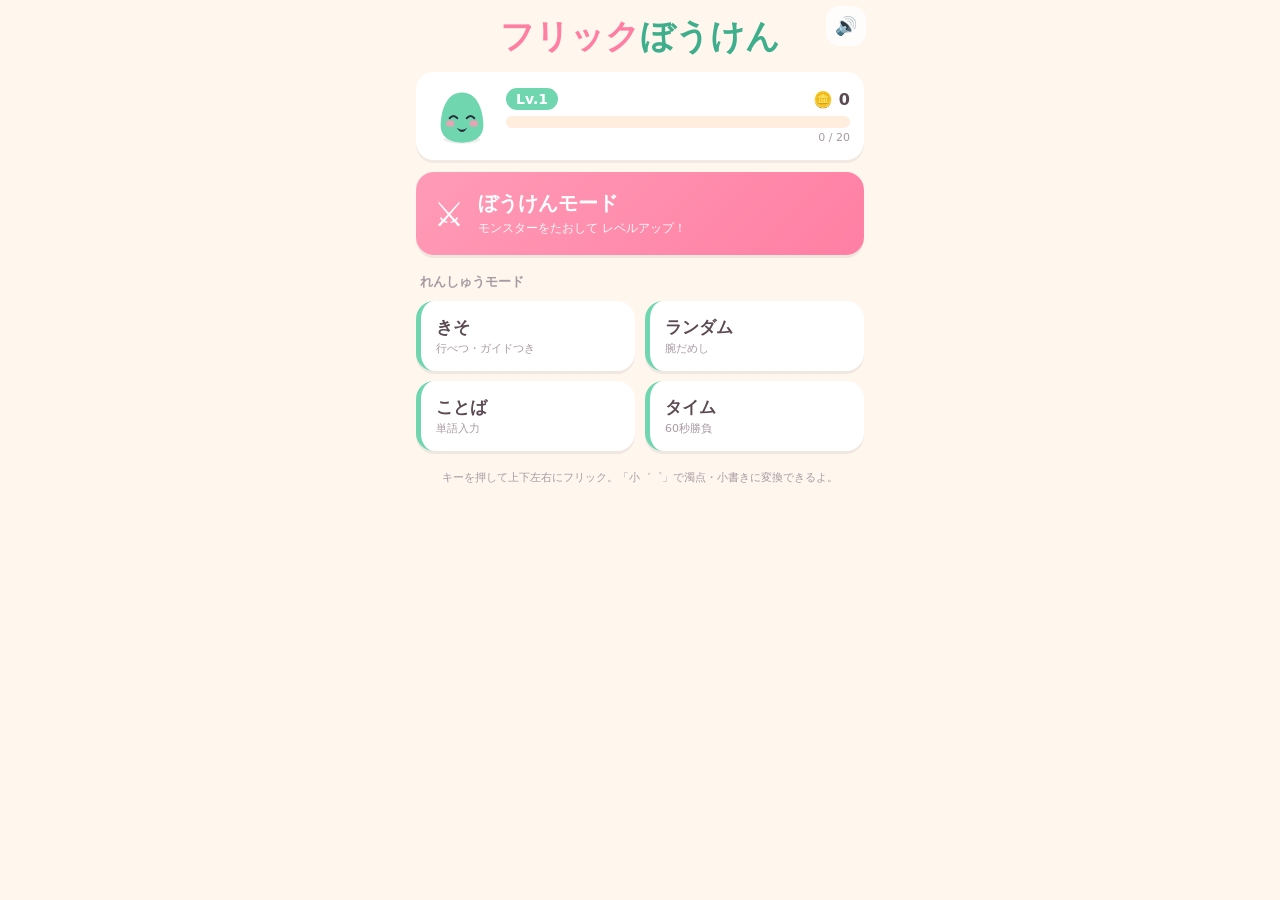
<file: index.html>
<!DOCTYPE html>
<html lang="ja">
<head>
  <meta charset="UTF-8">
  <meta name="viewport" content="width=device-width, initial-scale=1.0, maximum-scale=1.0, user-scalable=no, viewport-fit=cover">
  <meta name="theme-color" content="#ffb3c8">
  <meta name="apple-mobile-web-app-capable" content="yes">
  <meta name="mobile-web-app-capable" content="yes">
  <link rel="manifest" href="manifest.json">
  <link rel="apple-touch-icon" href="icons/apple-touch-icon.png">
  <title>フリックぼうけん｜たのしくフリック入力</title>
  <link rel="stylesheet" href="css/style.css">
</head>
<body>
  <!-- マスコット(モモ)のSVGテンプレート -->
  <template id="mascot-svg">
    <svg class="mascot-svg" viewBox="0 0 120 120" aria-hidden="true">
      <ellipse class="m-shadow" cx="60" cy="104" rx="34" ry="8"/>
      <path class="m-body" d="M60 16 C92 16 100 56 100 78 C100 100 82 110 60 110 C38 110 20 100 20 78 C20 56 28 16 60 16 Z"/>
      <ellipse class="m-cheek" cx="38" cy="74" rx="8" ry="6"/>
      <ellipse class="m-cheek" cx="82" cy="74" rx="8" ry="6"/>
      <!-- 目: ぱっちり -->
      <g class="m-eyes-open">
        <circle cx="44" cy="62" r="9" fill="#fff"/><circle cx="76" cy="62" r="9" fill="#fff"/>
        <circle cx="45" cy="64" r="5.5" fill="#2c2c3a"/><circle cx="77" cy="64" r="5.5" fill="#2c2c3a"/>
        <circle cx="42" cy="60" r="2" fill="#fff"/><circle cx="74" cy="60" r="2" fill="#fff"/>
      </g>
      <!-- 目: にこっ(閉じ) -->
      <g class="m-eyes-happy">
        <path d="M37 64 Q44 56 51 64" /><path d="M69 64 Q76 56 83 64" />
      </g>
      <!-- 目: ><(こまり) -->
      <g class="m-eyes-hurt">
        <path d="M38 58 L50 66 M50 58 L38 66"/><path d="M70 58 L82 66 M82 58 L70 66"/>
      </g>
      <path class="m-mouth-smile" d="M50 82 Q60 92 70 82"/>
      <path class="m-mouth-open" d="M50 82 Q60 98 70 82 Q60 90 50 82 Z"/>
      <path class="m-mouth-hurt" d="M50 88 Q55 82 60 88 Q65 94 70 88"/>
    </svg>
  </template>

  <div id="app">

    <!-- ===== ホーム ===== -->
    <section id="screen-home" class="screen active">
      <div class="home-scroll">
        <button id="mute-btn" class="mute-btn" aria-label="音">🔊</button>
        <h1 class="logo">フリック<span>ぼうけん</span></h1>

        <div class="player-card">
          <div class="mascot-slot mascot-home" data-mood="happy"></div>
          <div class="player-info">
            <div class="lvl-row"><span class="lvl-badge">Lv.<b id="home-level">1</b></span><span id="home-coins" class="coins">🪙 0</span></div>
            <div class="xp-bar"><div id="home-xp-fill" class="xp-fill"></div></div>
            <div class="xp-text"><span id="home-xp-text">0 / 20</span></div>
          </div>
        </div>

        <button class="btn adventure-btn" data-go="stages">
          <span class="adv-emoji">⚔️</span>
          <span class="adv-text"><b>ぼうけんモード</b><small>モンスターをたおして レベルアップ！</small></span>
        </button>

        <p class="section-title">れんしゅうモード</p>
        <div class="mode-grid">
          <button class="btn mode-btn" data-mode="basic"><b>きそ</b><small>行べつ・ガイドつき</small></button>
          <button class="btn mode-btn" data-mode="random"><b>ランダム</b><small>腕だめし</small></button>
          <button class="btn mode-btn" data-mode="words"><b>ことば</b><small>単語入力</small></button>
          <button class="btn mode-btn" data-mode="timeattack"><b>タイム</b><small>60秒勝負</small></button>
        </div>
        <p class="hint">キーを押して上下左右にフリック。「小゛゜」で濁点・小書きに変換できるよ。</p>
      </div>
    </section>

    <!-- ===== ステージ選択 ===== -->
    <section id="screen-stages" class="screen">
      <header class="sub-header">
        <button class="icon-btn" data-go="home">←</button>
        <span class="sub-title">ぼうけんマップ</span>
        <span class="lvl-badge small">Lv.<b id="stages-level">1</b></span>
      </header>
      <div id="stage-list" class="stage-list"></div>
    </section>

    <!-- ===== 行選択(きそ) ===== -->
    <section id="screen-group" class="screen">
      <header class="sub-header">
        <button class="icon-btn" data-go="home">←</button>
        <span class="sub-title">どの行をれんしゅう？</span><span></span>
      </header>
      <div class="group-wrap">
        <div id="group-grid" class="group-grid"></div>
        <button id="group-all" class="btn group-all-btn">ぜんぶ（あ〜わ行）</button>
      </div>
    </section>

    <!-- ===== アーケード プレイ ===== -->
    <section id="screen-play" class="screen">
      <header class="play-header">
        <button class="icon-btn quit" data-go="home">✕</button>
        <span id="play-mode-label" class="play-mode-label"></span>
        <button id="guide-toggle" class="icon-btn guide-btn">💡</button>
      </header>
      <div id="timer-wrap" class="timer-wrap" hidden>
        <span class="timer-label">のこり</span><span id="timer" class="timer">60.0</span>
      </div>
      <div class="prompt-area"><div id="prompt" class="prompt"></div></div>
      <div class="stats-bar">
        <div class="stat"><span class="stat-label">スコア</span><span id="stat-score" class="stat-val">0</span></div>
        <div class="stat"><span class="stat-label">コンボ</span><span id="stat-combo" class="stat-val">0</span></div>
        <div class="stat"><span class="stat-label">正確率</span><span id="stat-accuracy" class="stat-val">100%</span></div>
        <div class="stat"><span class="stat-label">文字/分</span><span id="stat-cpm" class="stat-val">0</span></div>
      </div>
      <div id="play-kb" class="kb-slot"></div>
    </section>

    <!-- ===== RPG バトル ===== -->
    <section id="screen-rpg" class="screen">
      <header class="play-header">
        <button class="icon-btn quit" data-go="stages">✕</button>
        <span id="rpg-stage-name" class="play-mode-label"></span>
        <span id="rpg-progress" class="progress-pill">1/4</span>
      </header>

      <div id="rpg-arena" class="rpg-arena">
        <div id="rpg-fx" class="rpg-fx"></div>
        <div class="monster-box">
          <div id="rpg-monster" class="monster-emoji">🟢</div>
          <div class="monster-meta">
            <span id="rpg-monster-name" class="monster-name">スライム</span>
            <div class="mhp-bar"><div id="rpg-mhp" class="mhp-fill"></div></div>
            <div class="atk-bar"><div id="rpg-atk" class="atk-fill"></div></div>
          </div>
        </div>
        <div id="rpg-speech" class="speech" hidden></div>
      </div>

      <div class="prompt-area rpg-prompt-area"><div id="rpg-prompt" class="prompt"></div></div>

      <div class="player-bar">
        <div class="mascot-slot mascot-battle" data-mood="idle"></div>
        <div class="php-wrap">
          <div class="php-top"><span class="lvl-badge small">Lv.<b id="rpg-level">1</b></span><span id="rpg-php-text">52/52</span></div>
          <div class="php-bar"><div id="rpg-php" class="php-fill"></div></div>
        </div>
      </div>

      <div id="rpg-kb" class="kb-slot"></div>
    </section>

    <!-- ===== 結果（共通） ===== -->
    <section id="screen-result" class="screen">
      <div class="result-inner">
        <div class="mascot-slot mascot-result" data-mood="happy"></div>
        <h2 id="result-title" class="result-title">けっか</h2>
        <div id="result-rank" class="rank" hidden>A</div>
        <p id="result-new" class="new-record" hidden>🎉 ハイスコア更新！</p>
        <div id="result-levelup" class="levelup-banner" hidden>⭐ レベルアップ！ Lv.<b id="result-newlevel">2</b></div>
        <div id="result-grid" class="result-grid"></div>
        <div class="result-actions">
          <button id="result-again" class="btn primary-btn">もういちど</button>
          <button id="result-home" class="btn ghost-btn" data-go="home">ホーム</button>
        </div>
      </div>
    </section>

  </div>

  <script src="js/kana.js"></script>
  <script src="js/sound.js"></script>
  <script src="js/storage.js"></script>
  <script src="js/flick-keyboard.js"></script>
  <script src="js/game.js"></script>
  <script src="js/rpg.js"></script>
  <script src="js/main.js"></script>
  <script>
    if ('serviceWorker' in navigator) {
      window.addEventListener('load', () => navigator.serviceWorker.register('sw.js').catch(() => {}));
    }
  </script>
</body>
</html>
</file>
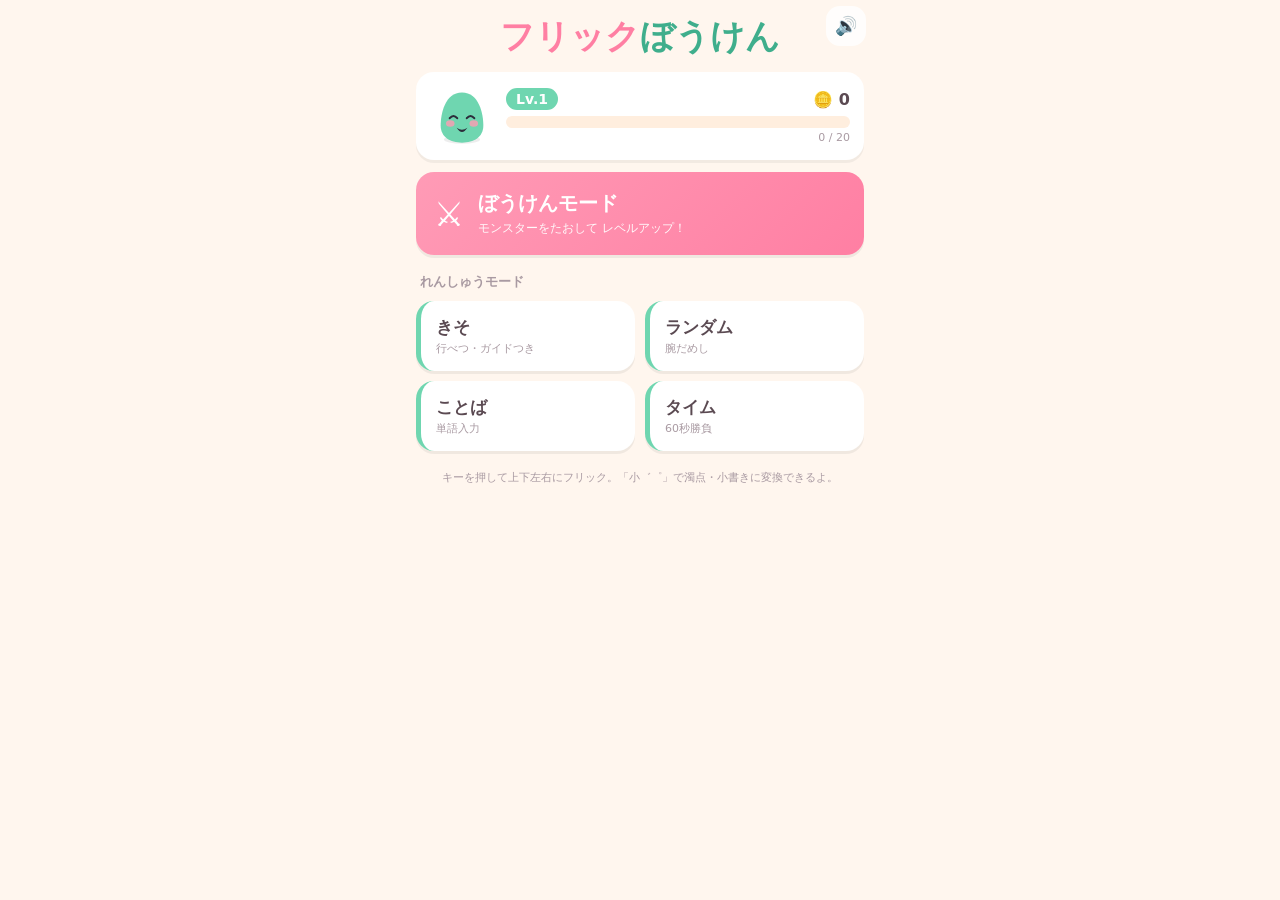
<file: standalone.html>
<!DOCTYPE html>
<html lang="ja">
<head>
  <meta charset="UTF-8">
  <meta name="viewport" content="width=device-width, initial-scale=1.0, maximum-scale=1.0, user-scalable=no, viewport-fit=cover">
  <meta name="theme-color" content="#ffb3c8">
  <meta name="apple-mobile-web-app-capable" content="yes">
  <meta name="mobile-web-app-capable" content="yes">
  <link rel="manifest" href="manifest.json">
  <link rel="apple-touch-icon" href="icons/apple-touch-icon.png">
  <title>フリックぼうけん｜たのしくフリック入力</title>
  <style>
:root {
  --bg: #fff6ee;
  --bg-2: #ffeede;
  --card: #ffffff;
  --pink: #ff7fa3;
  --pink-soft: #ffd7e2;
  --mint: #6fd6b0;
  --mint-dark: #3fae8c;
  --yellow: #ffcf5c;
  --ink: #5b4a52;
  --muted: #a99aa2;
  --good: #43c08a;
  --bad: #ff6b6b;
  --key: #fff;
  --key-press: #ffe7c2;
  --r: 18px;
}
* { box-sizing: border-box; -webkit-tap-highlight-color: transparent; }
html, body {
  margin: 0; height: 100%;
  background: var(--bg); color: var(--ink);
  font-family: "Hiragino Maru Gothic ProN", "Rounded Mplus 1c", "Hiragino Sans", "Noto Sans JP", system-ui, sans-serif;
  overscroll-behavior: none; touch-action: manipulation;
  user-select: none; -webkit-user-select: none;
}
#app { height: 100dvh; max-width: 480px; margin: 0 auto; position: relative; overflow: hidden; }

.screen { position: absolute; inset: 0; display: none; flex-direction: column;
  padding: env(safe-area-inset-top) 14px env(safe-area-inset-bottom); }
.screen.active { display: flex; }

/* ボタン共通 */
.btn { font-family: inherit; color: var(--ink); background: var(--card);
  border: none; border-radius: var(--r); padding: 15px; font-size: 16px; cursor: pointer;
  box-shadow: 0 3px 0 rgba(0,0,0,.06); transition: transform .08s ease; }
.btn:active { transform: translateY(2px) scale(.99); box-shadow: 0 1px 0 rgba(0,0,0,.06); }
.icon-btn { background: rgba(255,255,255,.7); border: none; color: var(--ink); font-size: 20px;
  width: 42px; height: 42px; border-radius: 14px; cursor: pointer; }

/* ===== マスコット ===== */
.mascot-slot { display: inline-block; }
.mascot-svg { width: 100%; height: 100%; display: block; }
.m-body { fill: var(--mint); }
.m-shadow { fill: rgba(0,0,0,.07); }
.m-cheek { fill: #ff9bb3; opacity: .8; }
.m-eyes-happy path, .m-eyes-hurt path, .m-mouth-smile, .m-mouth-hurt {
  fill: none; stroke: #2c2c3a; stroke-width: 4; stroke-linecap: round; stroke-linejoin: round; }
.m-mouth-open { fill: #2c2c3a; }
.mascot-slot .m-eyes-happy, .mascot-slot .m-eyes-hurt,
.mascot-slot .m-mouth-open, .mascot-slot .m-mouth-hurt { display: none; }
.mascot-slot[data-mood="happy"] .m-eyes-open, .mascot-slot[data-mood="happy"] .m-mouth-smile { display: none; }
.mascot-slot[data-mood="happy"] .m-eyes-happy, .mascot-slot[data-mood="happy"] .m-mouth-open { display: block; }
.mascot-slot[data-mood="hurt"] .m-eyes-open, .mascot-slot[data-mood="hurt"] .m-mouth-smile { display: none; }
.mascot-slot[data-mood="hurt"] .m-eyes-hurt, .mascot-slot[data-mood="hurt"] .m-mouth-hurt { display: block; }
.mascot-svg { animation: bob 2.4s ease-in-out infinite; transform-origin: center bottom; }
@keyframes bob { 50% { transform: translateY(-4px); } }

/* ===== ホーム ===== */
.home-scroll { flex: 1; overflow-y: auto; padding: 6px 2px 20px; display: flex; flex-direction: column; gap: 12px; }
.mute-btn { position: absolute; top: calc(env(safe-area-inset-top) + 6px); right: 14px; z-index: 5;
  background: rgba(255,255,255,.8); border: none; width: 40px; height: 40px; border-radius: 14px; font-size: 18px; }
.logo { text-align: center; font-size: 34px; margin: 8px 0 0; font-weight: 800; color: var(--pink); }
.logo span { color: var(--mint-dark); }
.player-card { display: flex; align-items: center; gap: 12px; background: var(--card);
  border-radius: var(--r); padding: 12px 14px; box-shadow: 0 3px 0 rgba(0,0,0,.05); }
.mascot-home { width: 64px; height: 64px; flex: none; }
.player-info { flex: 1; }
.lvl-row { display: flex; justify-content: space-between; align-items: center; margin-bottom: 6px; }
.lvl-badge { background: var(--mint); color: #fff; font-weight: 800; padding: 3px 10px; border-radius: 999px; font-size: 14px; }
.lvl-badge.small { font-size: 12px; padding: 2px 8px; }
.coins { font-weight: 700; color: var(--ink); }
.xp-bar { height: 12px; background: var(--bg-2); border-radius: 999px; overflow: hidden; }
.xp-fill { height: 100%; background: linear-gradient(90deg, var(--yellow), #ffb03a); border-radius: 999px; transition: width .4s ease; }
.xp-text { text-align: right; font-size: 11px; color: var(--muted); margin-top: 3px; }

.adventure-btn { display: flex; align-items: center; gap: 14px; text-align: left;
  background: linear-gradient(135deg, #ff9bb6, #ff7fa3); color: #fff; padding: 18px; }
.adv-emoji { font-size: 34px; }
.adv-text b { font-size: 20px; display: block; }
.adv-text small { font-size: 12px; opacity: .95; }

.section-title { margin: 6px 4px -2px; font-size: 13px; color: var(--muted); font-weight: 700; }
.mode-grid { display: grid; grid-template-columns: 1fr 1fr; gap: 10px; }
.mode-btn { display: flex; flex-direction: column; align-items: flex-start; gap: 2px; border-left: 5px solid var(--mint); }
.mode-btn b { font-size: 17px; }
.mode-btn small { font-size: 11px; color: var(--muted); }
.hint { text-align: center; color: var(--muted); font-size: 11px; line-height: 1.6; margin: 6px 0 0; }

/* ===== サブヘッダ ===== */
.sub-header { display: flex; align-items: center; justify-content: space-between; padding: 8px 0; }
.sub-title { font-size: 18px; font-weight: 800; }

/* ===== ステージ一覧 ===== */
.stage-list { flex: 1; overflow-y: auto; display: flex; flex-direction: column; gap: 12px; padding: 6px 2px 20px; }
.stage-card { display: flex; align-items: center; gap: 12px; text-align: left; color: #fff; padding: 16px; }
.stage-card.locked { filter: grayscale(.7) brightness(.92); color: rgba(255,255,255,.85); }
.stage-num { font-size: 26px; font-weight: 900; width: 36px; text-align: center; opacity: .9; }
.stage-info { flex: 1; }
.stage-info b { font-size: 18px; display: block; }
.stage-info small { font-size: 12px; opacity: .95; }
.stage-go { font-size: 20px; }
.stage-grass { background: linear-gradient(135deg, #7ed957, #4fae5a); }
.stage-cave  { background: linear-gradient(135deg, #8e7cc3, #6a5acd); }
.stage-sky   { background: linear-gradient(135deg, #5ec5ff, #3a8fd8); }
.stage-tower { background: linear-gradient(135deg, #ff7b7b, #c0392b); }

/* ===== 行選択 ===== */
.group-wrap { flex: 1; display: flex; flex-direction: column; gap: 12px; justify-content: center; }
.group-grid { display: grid; grid-template-columns: repeat(3, 1fr); gap: 10px; }
.group-btn { font-size: 19px; font-weight: 800; padding: 18px 0; }
.group-all-btn { background: var(--mint); color: #fff; font-weight: 800; }

/* ===== プレイ共通 ===== */
.play-header { display: flex; align-items: center; justify-content: space-between; padding: 6px 0; }
.play-mode-label { font-size: 15px; font-weight: 700; color: var(--ink); }
.guide-btn { opacity: .4; }
.guide-btn.on { opacity: 1; background: var(--yellow); }
.progress-pill { background: var(--ink); color: #fff; font-weight: 800; padding: 4px 12px; border-radius: 999px; font-size: 14px; }

.timer-wrap { text-align: center; }
.timer-label { font-size: 11px; color: var(--muted); margin-right: 6px; }
.timer { font-size: 26px; font-weight: 900; color: var(--pink); font-variant-numeric: tabular-nums; }

.prompt-area { flex: 1; display: flex; align-items: center; justify-content: center; min-height: 70px; }
.prompt { font-size: 44px; font-weight: 800; letter-spacing: 3px; text-align: center; transition: transform .1s ease; }
.prompt.hit { animation: pop .18s ease; }
.prompt.miss { animation: nope .25s ease; }
@keyframes pop { 50% { transform: scale(1.08); } }
@keyframes nope { 0%,100%{transform:translateX(0)} 25%{transform:translateX(-7px)} 75%{transform:translateX(7px)} }
.ch { color: var(--muted); padding: 0 1px; }
.ch.done { color: var(--good); }
.ch.cur { color: var(--ink); border-bottom: 5px solid var(--pink); }
.ch.pending { color: var(--yellow); }

.stats-bar { display: grid; grid-template-columns: repeat(4, 1fr); gap: 7px; margin-bottom: 10px; }
.stat { background: var(--card); border-radius: 12px; padding: 7px 4px; text-align: center; box-shadow: 0 2px 0 rgba(0,0,0,.05); }
.stat-label { display: block; font-size: 10px; color: var(--muted); }
.stat-val { display: block; font-size: 17px; font-weight: 800; font-variant-numeric: tabular-nums; }

/* ===== キーボード（Android / Gboard風） ===== */
.kb-slot { padding-bottom: 0; margin: 0 -14px; }   /* Gboardは画面端まで */
.keyboard { display: flex; flex-direction: column; background: #eceff1;
  height: 40dvh; max-height: 340px; padding: 5px 4px calc(4px + env(safe-area-inset-bottom));
  border-top: 1px solid #dfe3e6; }
.keyboard.shake { animation: kbshake .25s ease; }
@keyframes kbshake { 0%,100%{transform:translateX(0)} 30%{transform:translateX(-6px)} 60%{transform:translateX(6px)} }
/* ツールバー(装飾) */
.kb-toolbar { display: flex; align-items: center; gap: 16px; height: 30px; padding: 0 10px; flex: none; }
.kb-g { font-weight: 800; font-size: 18px;
  background: linear-gradient(90deg,#4285f4,#ea4335,#fbbc05,#34a853); -webkit-background-clip: text;
  background-clip: text; color: transparent; }
.kb-tool { font-size: 15px; color: #5f6368; }
.kb-more { margin-left: auto; }
/* キー本体 */
.key-grid { flex: 1; display: grid; grid-template-columns: repeat(5, 1fr); grid-template-rows: repeat(4, 1fr); gap: 5px; }
.key { position: relative; background: #fff; border-radius: 6px; display: flex; align-items: center;
  justify-content: center; font-size: 22px; font-weight: 500; color: #202124; cursor: pointer;
  box-shadow: 0 1px 1px rgba(0,0,0,.18); }
.key:active, .key.pressed { background: #d2e3fc; }
.key-mod { background: #fff; font-size: 13px; color: #1a73e8; font-weight: 700; }
/* 機能キー: グレーで見た目だけ（タップしても反応しない） */
.key-fn { background: #c9cdd2; color: #3c4043; font-size: 13px; font-weight: 500;
  pointer-events: none; box-shadow: 0 1px 1px rgba(0,0,0,.12); }
.key-enter { background: #1a73e8; color: #fff; font-size: 18px; pointer-events: none; }
.key.guide { box-shadow: 0 0 0 3px var(--pink), 0 0 14px rgba(255,127,163,.5); animation: gpulse 1.1s ease-in-out infinite; }
@keyframes gpulse { 50% { box-shadow: 0 0 0 3px var(--pink), 0 0 22px rgba(255,127,163,.8); } }
.key.guide::after { content: ''; position: absolute; font-size: 18px; color: var(--pink); }
.key.guide[data-guide-dir="up"]::after    { content:'▲'; top: 1px; }
.key.guide[data-guide-dir="down"]::after  { content:'▼'; bottom: 1px; }
.key.guide[data-guide-dir="left"]::after  { content:'◀'; left: 3px; }
.key.guide[data-guide-dir="right"]::after { content:'▶'; right: 3px; }
.key.guide[data-guide-dir="center"]::after { content:'●'; font-size: 10px; }
.key-mod.guide-mod { box-shadow: 0 0 0 3px var(--yellow); animation: gpulse 1.1s ease-in-out infinite; }
.key-mod.guide-mod::after { content: '×' attr(data-mods); position: absolute; top: 2px; right: 5px; font-size: 13px; color: var(--pink); }

/* フリックポップアップ */
.flick-popup { position: absolute; inset: -50% -10%; pointer-events: none; display: none; z-index: 10; }
.key.show-popup .flick-popup { display: block; }
.flick-seg { position: absolute; width: 44px; height: 44px; display: flex; align-items: center; justify-content: center;
  background: #5f6368; color: #fff; border-radius: 8px; font-size: 23px; font-weight: 600;
  box-shadow: 0 3px 8px rgba(0,0,0,.3); left: 50%; top: 50%; transform: translate(-50%, -50%); }
.flick-up    { transform: translate(-50%, -130%); }
.flick-down  { transform: translate(-50%, 30%); }
.flick-left  { transform: translate(-130%, -50%); }
.flick-right { transform: translate(30%, -50%); }
.flick-seg.active { background: #1a73e8; transform: translate(-50%, -50%) scale(1.12); }
.flick-seg.flick-up.active    { transform: translate(-50%, -130%) scale(1.12); }
.flick-seg.flick-down.active  { transform: translate(-50%, 30%) scale(1.12); }
.flick-seg.flick-left.active  { transform: translate(-130%, -50%) scale(1.12); }
.flick-seg.flick-right.active { transform: translate(30%, -50%) scale(1.12); }

/* ===== RPG バトル ===== */
.rpg-arena { position: relative; border-radius: 20px; padding: 14px; margin-bottom: 8px;
  min-height: 150px; display: flex; flex-direction: column; justify-content: center; overflow: hidden; color: #fff; }
.rpg-arena.shake-arena { animation: kbshake .3s ease; }
.rpg-arena.stage-grass { background: linear-gradient(160deg, #aee98a, #6fc36a); }
.rpg-arena.stage-cave  { background: linear-gradient(160deg, #9a8bd0, #6a5acd); }
.rpg-arena.stage-sky   { background: linear-gradient(160deg, #8fd6ff, #4a9fe0); }
.rpg-arena.stage-tower { background: linear-gradient(160deg, #ff9a9a, #c0392b); }
.monster-box { display: flex; align-items: center; gap: 14px; }
.monster-emoji { font-size: 56px; line-height: 1; filter: drop-shadow(0 4px 4px rgba(0,0,0,.2)); animation: float 2.6s ease-in-out infinite; }
.monster-emoji.boss { font-size: 70px; }
@keyframes float { 50% { transform: translateY(-6px); } }
.monster-emoji.enter { animation: enter .4s ease; }
@keyframes enter { from { transform: translateX(60px) scale(.5); opacity: 0; } }
.monster-emoji.hurt { animation: mhurt .25s ease; }
@keyframes mhurt { 0%,100%{transform:translateX(0)} 25%{transform:translateX(-8px) rotate(-6deg)} 75%{transform:translateX(8px) rotate(6deg)} }
.monster-emoji.dead { animation: dead .8s ease forwards; }
@keyframes dead { to { transform: scale(0) rotate(90deg); opacity: 0; } }
.monster-meta { flex: 1; }
.monster-name { font-weight: 800; font-size: 16px; text-shadow: 0 1px 2px rgba(0,0,0,.3); }
.mhp-bar { height: 12px; background: rgba(0,0,0,.25); border-radius: 999px; overflow: hidden; margin-top: 5px; }
.mhp-fill { height: 100%; background: linear-gradient(90deg, #ffe14d, #ff5757); border-radius: 999px; transition: width .25s ease; }
.atk-bar { height: 6px; background: rgba(0,0,0,.2); border-radius: 999px; overflow: hidden; margin-top: 5px; }
.atk-fill { height: 100%; width: 0; background: #fff; opacity: .7; }
.atk-fill.full { background: #ff3b3b; opacity: 1; }
.speech { position: absolute; bottom: 8px; right: 12px; background: #fff; color: var(--ink);
  padding: 6px 12px; border-radius: 14px; font-weight: 700; font-size: 13px; box-shadow: 0 3px 8px rgba(0,0,0,.2); }
.rpg-fx { position: absolute; inset: 0; pointer-events: none; z-index: 4; }
.popup { position: absolute; top: 30%; font-weight: 900; font-size: 24px; animation: rise .9s ease forwards; text-shadow: 0 2px 3px rgba(0,0,0,.3); }
.popup.dmg { color: #fff; }
.popup.crit { color: #ffe14d; font-size: 30px; }
.popup.xp { color: #aaffc4; top: 50%; }
.popup.player-dmg { color: #ff6b6b; top: 60%; }
@keyframes rise { from { transform: translateY(10px); opacity: 0; } 30% { opacity: 1; } to { transform: translateY(-40px); opacity: 0; } }
.rpg-prompt-area { min-height: 60px; flex: 1 1 auto; padding: 6px 0; }
.rpg-prompt-area .prompt { font-size: 38px; }
.player-bar { display: flex; align-items: center; gap: 12px; background: var(--card); border-radius: 16px;
  padding: 8px 12px; margin-bottom: 8px; box-shadow: 0 2px 0 rgba(0,0,0,.05); }
.mascot-battle { width: 46px; height: 46px; flex: none; }
.php-wrap { flex: 1; }
.php-top { display: flex; justify-content: space-between; align-items: center; font-size: 12px; font-weight: 700; margin-bottom: 4px; }
.php-bar { height: 14px; background: var(--bg-2); border-radius: 999px; overflow: hidden; }
.php-fill { height: 100%; background: linear-gradient(90deg, #5be38a, #2bbf6a); border-radius: 999px; transition: width .3s ease; }
.php-fill.low { background: linear-gradient(90deg, #ff8a5b, #ff5757); }

/* ===== 結果 ===== */
.result-inner { margin: auto 0; display: flex; flex-direction: column; align-items: center; gap: 12px; padding: 20px 6px; }
.mascot-result { width: 90px; height: 90px; }
.result-title { font-size: 26px; margin: 0; font-weight: 900; }
.rank { font-size: 80px; font-weight: 900; line-height: 1; margin: 0; }
.rank[data-rank="S"] { color: var(--yellow); text-shadow: 0 0 18px rgba(255,207,92,.7); }
.rank[data-rank="A"] { color: var(--mint-dark); }
.rank[data-rank="B"] { color: #5ec5ff; }
.rank[data-rank="C"] { color: #ffb03a; }
.rank[data-rank="D"] { color: var(--muted); }
.new-record { color: var(--pink); font-weight: 800; margin: 0; }
.levelup-banner { background: var(--yellow); color: #7a5200; font-weight: 800; padding: 8px 16px; border-radius: 999px; }
.result-grid { display: grid; grid-template-columns: 1fr 1fr; gap: 8px; width: 100%; }
.rstat { background: var(--card); border-radius: 12px; padding: 12px; display: flex; justify-content: space-between;
  align-items: center; box-shadow: 0 2px 0 rgba(0,0,0,.05); }
.rstat span { color: var(--muted); font-size: 13px; }
.rstat b { font-size: 18px; font-variant-numeric: tabular-nums; }
.result-note { text-align: center; color: var(--mint-dark); font-weight: 700; margin: 0; }
.result-actions { display: flex; gap: 10px; width: 100%; margin-top: 6px; }
.result-actions .btn { flex: 1; }
.primary-btn { background: var(--pink); color: #fff; font-weight: 800; }
.ghost-btn { background: var(--card); }

</style>
</head>
<body>
  <!-- マスコット(モモ)のSVGテンプレート -->
  <template id="mascot-svg">
    <svg class="mascot-svg" viewBox="0 0 120 120" aria-hidden="true">
      <ellipse class="m-shadow" cx="60" cy="104" rx="34" ry="8"/>
      <path class="m-body" d="M60 16 C92 16 100 56 100 78 C100 100 82 110 60 110 C38 110 20 100 20 78 C20 56 28 16 60 16 Z"/>
      <ellipse class="m-cheek" cx="38" cy="74" rx="8" ry="6"/>
      <ellipse class="m-cheek" cx="82" cy="74" rx="8" ry="6"/>
      <!-- 目: ぱっちり -->
      <g class="m-eyes-open">
        <circle cx="44" cy="62" r="9" fill="#fff"/><circle cx="76" cy="62" r="9" fill="#fff"/>
        <circle cx="45" cy="64" r="5.5" fill="#2c2c3a"/><circle cx="77" cy="64" r="5.5" fill="#2c2c3a"/>
        <circle cx="42" cy="60" r="2" fill="#fff"/><circle cx="74" cy="60" r="2" fill="#fff"/>
      </g>
      <!-- 目: にこっ(閉じ) -->
      <g class="m-eyes-happy">
        <path d="M37 64 Q44 56 51 64" /><path d="M69 64 Q76 56 83 64" />
      </g>
      <!-- 目: ><(こまり) -->
      <g class="m-eyes-hurt">
        <path d="M38 58 L50 66 M50 58 L38 66"/><path d="M70 58 L82 66 M82 58 L70 66"/>
      </g>
      <path class="m-mouth-smile" d="M50 82 Q60 92 70 82"/>
      <path class="m-mouth-open" d="M50 82 Q60 98 70 82 Q60 90 50 82 Z"/>
      <path class="m-mouth-hurt" d="M50 88 Q55 82 60 88 Q65 94 70 88"/>
    </svg>
  </template>

  <div id="app">

    <!-- ===== ホーム ===== -->
    <section id="screen-home" class="screen active">
      <div class="home-scroll">
        <button id="mute-btn" class="mute-btn" aria-label="音">🔊</button>
        <h1 class="logo">フリック<span>ぼうけん</span></h1>

        <div class="player-card">
          <div class="mascot-slot mascot-home" data-mood="happy"></div>
          <div class="player-info">
            <div class="lvl-row"><span class="lvl-badge">Lv.<b id="home-level">1</b></span><span id="home-coins" class="coins">🪙 0</span></div>
            <div class="xp-bar"><div id="home-xp-fill" class="xp-fill"></div></div>
            <div class="xp-text"><span id="home-xp-text">0 / 20</span></div>
          </div>
        </div>

        <button class="btn adventure-btn" data-go="stages">
          <span class="adv-emoji">⚔️</span>
          <span class="adv-text"><b>ぼうけんモード</b><small>モンスターをたおして レベルアップ！</small></span>
        </button>

        <p class="section-title">れんしゅうモード</p>
        <div class="mode-grid">
          <button class="btn mode-btn" data-mode="basic"><b>きそ</b><small>行べつ・ガイドつき</small></button>
          <button class="btn mode-btn" data-mode="random"><b>ランダム</b><small>腕だめし</small></button>
          <button class="btn mode-btn" data-mode="words"><b>ことば</b><small>単語入力</small></button>
          <button class="btn mode-btn" data-mode="timeattack"><b>タイム</b><small>60秒勝負</small></button>
        </div>
        <p class="hint">キーを押して上下左右にフリック。「小゛゜」で濁点・小書きに変換できるよ。</p>
      </div>
    </section>

    <!-- ===== ステージ選択 ===== -->
    <section id="screen-stages" class="screen">
      <header class="sub-header">
        <button class="icon-btn" data-go="home">←</button>
        <span class="sub-title">ぼうけんマップ</span>
        <span class="lvl-badge small">Lv.<b id="stages-level">1</b></span>
      </header>
      <div id="stage-list" class="stage-list"></div>
    </section>

    <!-- ===== 行選択(きそ) ===== -->
    <section id="screen-group" class="screen">
      <header class="sub-header">
        <button class="icon-btn" data-go="home">←</button>
        <span class="sub-title">どの行をれんしゅう？</span><span></span>
      </header>
      <div class="group-wrap">
        <div id="group-grid" class="group-grid"></div>
        <button id="group-all" class="btn group-all-btn">ぜんぶ（あ〜わ行）</button>
      </div>
    </section>

    <!-- ===== アーケード プレイ ===== -->
    <section id="screen-play" class="screen">
      <header class="play-header">
        <button class="icon-btn quit" data-go="home">✕</button>
        <span id="play-mode-label" class="play-mode-label"></span>
        <button id="guide-toggle" class="icon-btn guide-btn">💡</button>
      </header>
      <div id="timer-wrap" class="timer-wrap" hidden>
        <span class="timer-label">のこり</span><span id="timer" class="timer">60.0</span>
      </div>
      <div class="prompt-area"><div id="prompt" class="prompt"></div></div>
      <div class="stats-bar">
        <div class="stat"><span class="stat-label">スコア</span><span id="stat-score" class="stat-val">0</span></div>
        <div class="stat"><span class="stat-label">コンボ</span><span id="stat-combo" class="stat-val">0</span></div>
        <div class="stat"><span class="stat-label">正確率</span><span id="stat-accuracy" class="stat-val">100%</span></div>
        <div class="stat"><span class="stat-label">文字/分</span><span id="stat-cpm" class="stat-val">0</span></div>
      </div>
      <div id="play-kb" class="kb-slot"></div>
    </section>

    <!-- ===== RPG バトル ===== -->
    <section id="screen-rpg" class="screen">
      <header class="play-header">
        <button class="icon-btn quit" data-go="stages">✕</button>
        <span id="rpg-stage-name" class="play-mode-label"></span>
        <span id="rpg-progress" class="progress-pill">1/4</span>
      </header>

      <div id="rpg-arena" class="rpg-arena">
        <div id="rpg-fx" class="rpg-fx"></div>
        <div class="monster-box">
          <div id="rpg-monster" class="monster-emoji">🟢</div>
          <div class="monster-meta">
            <span id="rpg-monster-name" class="monster-name">スライム</span>
            <div class="mhp-bar"><div id="rpg-mhp" class="mhp-fill"></div></div>
            <div class="atk-bar"><div id="rpg-atk" class="atk-fill"></div></div>
          </div>
        </div>
        <div id="rpg-speech" class="speech" hidden></div>
      </div>

      <div class="prompt-area rpg-prompt-area"><div id="rpg-prompt" class="prompt"></div></div>

      <div class="player-bar">
        <div class="mascot-slot mascot-battle" data-mood="idle"></div>
        <div class="php-wrap">
          <div class="php-top"><span class="lvl-badge small">Lv.<b id="rpg-level">1</b></span><span id="rpg-php-text">52/52</span></div>
          <div class="php-bar"><div id="rpg-php" class="php-fill"></div></div>
        </div>
      </div>

      <div id="rpg-kb" class="kb-slot"></div>
    </section>

    <!-- ===== 結果（共通） ===== -->
    <section id="screen-result" class="screen">
      <div class="result-inner">
        <div class="mascot-slot mascot-result" data-mood="happy"></div>
        <h2 id="result-title" class="result-title">けっか</h2>
        <div id="result-rank" class="rank" hidden>A</div>
        <p id="result-new" class="new-record" hidden>🎉 ハイスコア更新！</p>
        <div id="result-levelup" class="levelup-banner" hidden>⭐ レベルアップ！ Lv.<b id="result-newlevel">2</b></div>
        <div id="result-grid" class="result-grid"></div>
        <div class="result-actions">
          <button id="result-again" class="btn primary-btn">もういちど</button>
          <button id="result-home" class="btn ghost-btn" data-go="home">ホーム</button>
        </div>
      </div>
    </section>

  </div>

  <script>
// ============================================================
// フリック入力データ & 入力判定ロジック
// ============================================================

// 12キーのフリック配列（スマホ標準のテンキー準拠）
// isModifier: 直前の文字を 濁点→半濁点→小書き と変換する特殊キー
const FLICK_KEYS = [
  { id: 'a',  center: 'あ', flicks: { left: 'い', up: 'う', right: 'え', down: 'お' } },
  { id: 'ka', center: 'か', flicks: { left: 'き', up: 'く', right: 'け', down: 'こ' } },
  { id: 'sa', center: 'さ', flicks: { left: 'し', up: 'す', right: 'せ', down: 'そ' } },
  { id: 'ta', center: 'た', flicks: { left: 'ち', up: 'つ', right: 'て', down: 'と' } },
  { id: 'na', center: 'な', flicks: { left: 'に', up: 'ぬ', right: 'ね', down: 'の' } },
  { id: 'ha', center: 'は', flicks: { left: 'ひ', up: 'ふ', right: 'へ', down: 'ほ' } },
  { id: 'ma', center: 'ま', flicks: { left: 'み', up: 'む', right: 'め', down: 'も' } },
  { id: 'ya', center: 'や', flicks: { up: 'ゆ', down: 'よ' } },
  { id: 'ra', center: 'ら', flicks: { left: 'り', up: 'る', right: 'れ', down: 'ろ' } },
  { id: 'mod', center: '小゛゜', flicks: {}, isModifier: true },
  { id: 'wa', center: 'わ', flicks: { left: 'を', up: 'ん', right: 'ー' } },
  { id: 'mark', center: '、', flicks: { left: '。', up: '？', right: '！' } },
];

// 「小゛゜」キーで巡回する変換列。base -> [変換1, 変換2, ...]
// （baseを含めて先頭に戻るループ。例: は→ば→ぱ→は）
const FLICK_CYCLE = {
  'あ': ['ぁ'], 'い': ['ぃ'], 'う': ['ぅ'], 'え': ['ぇ'], 'お': ['ぉ'],
  'か': ['が'], 'き': ['ぎ'], 'く': ['ぐ'], 'け': ['げ'], 'こ': ['ご'],
  'さ': ['ざ'], 'し': ['じ'], 'す': ['ず'], 'せ': ['ぜ'], 'そ': ['ぞ'],
  'た': ['だ'], 'ち': ['ぢ'], 'つ': ['づ', 'っ'], 'て': ['で'], 'と': ['ど'],
  'は': ['ば', 'ぱ'], 'ひ': ['び', 'ぴ'], 'ふ': ['ぶ', 'ぷ'], 'へ': ['べ', 'ぺ'], 'ほ': ['ぼ', 'ぽ'],
  'や': ['ゃ'], 'ゆ': ['ゅ'], 'よ': ['ょ'],
  'わ': ['ゎ'],
};

// base -> [base, ...変換列] の完全な巡回シーケンス
const FLICK_SEQ = {};
// 任意の文字 -> そのbase
const FORM_TO_BASE = {};
for (const [base, forms] of Object.entries(FLICK_CYCLE)) {
  FLICK_SEQ[base] = [base, ...forms];
  for (const ch of FLICK_SEQ[base]) FORM_TO_BASE[ch] = base;
}

// 「小゛゜」キーを押したときの次の形。変換できない文字はそのまま返す。
function nextForm(ch) {
  const base = FORM_TO_BASE[ch];
  if (!base) return ch;
  const seq = FLICK_SEQ[base];
  return seq[(seq.indexOf(ch) + 1) % seq.length];
}

// 文字 -> { keyId, direction }（フリックの基本入力。baseのみ収録）
const CHAR_TO_FLICK = (() => {
  const map = {};
  for (const key of FLICK_KEYS) {
    if (key.center && !key.isModifier) map[key.center] = { keyId: key.id, direction: 'center' };
    for (const [dir, ch] of Object.entries(key.flicks)) {
      map[ch] = { keyId: key.id, direction: dir };
    }
  }
  return map;
})();

// 学習ガイド用: 目的の文字を打つためのキー・方向・「小゛゜」を押す回数
function flickGuideFor(char) {
  const base = FORM_TO_BASE[char];
  if (base && base !== char) {
    const info = CHAR_TO_FLICK[base];
    if (!info) return null;
    return { keyId: info.keyId, direction: info.direction, mods: FLICK_SEQ[base].indexOf(char) };
  }
  const info = CHAR_TO_FLICK[char];
  return info ? { keyId: info.keyId, direction: info.direction, mods: 0 } : null;
}

// ------------------------------------------------------------
// 1文字ぶんの入力判定。フリックの基本文字と「小゛゜」を受けて
// 'correct'（確定）/ 'pending'（変換待ち）/ 'wrong'（ミス）を返す。
// ------------------------------------------------------------
class CharMatcher {
  constructor(expected) {
    this.expected = expected;
    this.current = null; // 今キーから入った文字（変換途中を含む）
  }
  feedChar(ch) {
    this.current = ch;
    if (ch === this.expected) return 'correct';
    // expected が ch の濁点/小書き変化で到達できるなら変換待ち
    if (FLICK_SEQ[ch] && FLICK_SEQ[ch].includes(this.expected)) return 'pending';
    return 'wrong';
  }
  feedMod() {
    if (this.current == null) return 'wrong';
    this.current = nextForm(this.current);
    return this.current === this.expected ? 'correct' : 'pending';
  }
}

// ============================================================
// 練習用データ
// ============================================================

// 行（あ行・か行…）ごとのグループ。基礎練習モードで使用。
const KANA_GROUPS = {
  a:  ['あ', 'い', 'う', 'え', 'お'],
  ka: ['か', 'き', 'く', 'け', 'こ'],
  sa: ['さ', 'し', 'す', 'せ', 'そ'],
  ta: ['た', 'ち', 'つ', 'て', 'と'],
  na: ['な', 'に', 'ぬ', 'ね', 'の'],
  ha: ['は', 'ひ', 'ふ', 'へ', 'ほ'],
  ma: ['ま', 'み', 'む', 'め', 'も'],
  ya: ['や', 'ゆ', 'よ'],
  ra: ['ら', 'り', 'る', 'れ', 'ろ'],
  wa: ['わ', 'を', 'ん', 'ー'],
};
const GROUP_LABELS = {
  a: 'あ行', ka: 'か行', sa: 'さ行', ta: 'た行', na: 'な行',
  ha: 'は行', ma: 'ま行', ya: 'や行', ra: 'ら行', wa: 'わ行',
};
const ALL_KANA = Object.values(KANA_GROUPS).flat();

// 難易度別の単語プール（濁点・小書きにも対応したので自然な語が使える）
const WORD_POOLS = {
  easy: [
    'すし', 'ねこ', 'いぬ', 'うみ', 'やま', 'そら', 'ほし', 'つき', 'はな',
    'とり', 'くるま', 'りんご', 'みかん', 'さくら', 'あめ', 'ゆき', 'かぜ',
    'もり', 'かわ', 'いし', 'はね', 'たまご', 'えほん', 'みず', 'ひので',
  ],
  normal: [
    'でんしゃ', 'ひこうき', 'こうえん', 'がっこう', 'せんせい', 'ともだち',
    'おにぎり', 'みそしる', 'てがみ', 'えんぴつ', 'おんがく', 'きょうしつ',
    'たんじょうび', 'なつやすみ', 'ふゆやすみ', 'おかあさん', 'おとうさん',
    'からあげ', 'やきにく', 'のみもの', 'たべもの', 'どうぶつ', 'しんぶん',
  ],
  hard: [
    'しんかんせん', 'うんどうかい', 'たいいくかん', 'としょかん', 'びじゅつかん',
    'おもちゃばこ', 'きゃくせき', 'しゅくだい', 'りょこう', 'びょういん',
    'でんわばんごう', 'こうつうあんぜん', 'ちょきんばこ', 'じてんしゃ',
    'ぎゅうにゅう', 'りょうり', 'きゅうしょく', 'ぱそこん', 'ちきゅう', 'しゃしん',
  ],
};
const WORDS = [...WORD_POOLS.easy, ...WORD_POOLS.normal]; // 旧ことばモード用


// WebAudio で効果音を合成（音声ファイル不要）。ミュート対応。
class SoundManager {
  constructor() {
    this.ctx = null;
    this.enabled = localStorage.getItem('flick_mute') !== '1';
  }
  _ensure() {
    if (!this.ctx) {
      const AC = window.AudioContext || window.webkitAudioContext;
      if (AC) this.ctx = new AC();
    }
    if (this.ctx && this.ctx.state === 'suspended') this.ctx.resume();
    return this.ctx;
  }
  setEnabled(on) {
    this.enabled = on;
    localStorage.setItem('flick_mute', on ? '0' : '1');
  }
  toggle() { this.setEnabled(!this.enabled); return this.enabled; }

  _tone(freq, dur, { type = 'sine', vol = 0.2, slide = 0, delay = 0 } = {}) {
    if (!this.enabled) return;
    const ctx = this._ensure();
    if (!ctx) return;
    const t0 = ctx.currentTime + delay;
    const osc = ctx.createOscillator();
    const gain = ctx.createGain();
    osc.type = type;
    osc.frequency.setValueAtTime(freq, t0);
    if (slide) osc.frequency.exponentialRampToValueAtTime(Math.max(40, freq + slide), t0 + dur);
    gain.gain.setValueAtTime(0.0001, t0);
    gain.gain.exponentialRampToValueAtTime(vol, t0 + 0.008);
    gain.gain.exponentialRampToValueAtTime(0.0001, t0 + dur);
    osc.connect(gain).connect(ctx.destination);
    osc.start(t0);
    osc.stop(t0 + dur + 0.02);
  }

  tap()       { this._tone(440, 0.05, { type: 'triangle', vol: 0.12 }); }
  correct()   { this._tone(880, 0.07, { type: 'triangle', vol: 0.18, slide: 200 }); }
  combo(n)    { this._tone(660 + Math.min(n, 24) * 30, 0.08, { type: 'square', vol: 0.12 }); }
  wrong()     { this._tone(180, 0.16, { type: 'sawtooth', vol: 0.16, slide: -60 }); }
  hit()       { this._tone(520, 0.06, { type: 'square', vol: 0.14, slide: 120 }); }
  defeat()    { [523, 659, 784].forEach((f, i) => this._tone(f, 0.12, { type: 'triangle', vol: 0.18, delay: i * 0.06 })); }
  damage()    { this._tone(140, 0.22, { type: 'sawtooth', vol: 0.2, slide: -50 }); }
  levelup()   { [523, 659, 784, 1046].forEach((f, i) => this._tone(f, 0.18, { type: 'triangle', vol: 0.2, delay: i * 0.08 })); }
  clear()     { [659, 784, 988, 1318].forEach((f, i) => this._tone(f, 0.2, { type: 'triangle', vol: 0.2, delay: i * 0.1 })); }
  gameover()  { [392, 330, 262].forEach((f, i) => this._tone(f, 0.25, { type: 'triangle', vol: 0.18, delay: i * 0.14 })); }
  start()     { this._tone(660, 0.1, { type: 'triangle', vol: 0.16, slide: 200 }); }
}

const sound = new SoundManager();


// 進行データ・ハイスコアの保存（localStorage）
const Storage = {
  _key: 'flick_save_v1',

  load() {
    try {
      const raw = localStorage.getItem(this._key);
      if (raw) return JSON.parse(raw);
    } catch (e) { /* ignore */ }
    return this._default();
  },

  _default() {
    return {
      level: 1,
      xp: 0,
      coins: 0,
      clearedStages: [],   // クリア済みステージID
      bestScores: {},      // modeKey -> ベストスコア
      totalChars: 0,       // 累計入力文字数
    };
  },

  save(data) {
    try { localStorage.setItem(this._key, JSON.stringify(data)); } catch (e) { /* ignore */ }
  },

  reset() {
    localStorage.removeItem(this._key);
  },
};

// レベルに必要な累計XP（ゆるやかに増加）
function xpForLevel(level) {
  return Math.round(20 * Math.pow(level, 1.5));
}

// プレイヤーの強さ（レベル依存）
function playerStats(level) {
  return {
    maxHp: 40 + level * 12,
    attack: 6 + level * 2,        // 1文字あたりの基本ダメージ
  };
}


// フリックキーボード: 描画とジェスチャー検出
// 通常キー確定で onInput(char)、「小゛゜」キーで onModifier() を呼ぶ。

class FlickKeyboard {
  constructor(rootEl) {
    this.root = rootEl;
    this.onInput = () => {};
    this.onModifier = () => {};
    this.threshold = 26; // タップ/フリック判定の距離(px)
    this.keyEls = {};
    this.active = null;
    this.guide = null;
    this._build();
  }

  // Gboard(Android)風のかな入力配列（5列×4行）。中央3列が文字キー、左右が機能キー。
  // 機能キーは見た目だけ（反応しない）。'mod'(小゛゜)と文字キーのみ動作する。
  static LAYOUT = [
    ['sym',   'a',   'ka', 'sa',   'del'],
    ['abc',   'ta',  'na', 'ha',   'henkan'],
    ['aA1',   'ma',  'ya', 'ra',   'space'],
    ['globe', 'mod', 'wa', 'mark', 'enter'],
  ];
  static FN = {
    sym:    { t: '☆123' },
    del:    { t: '⌫' },
    abc:    { t: 'ABC' },
    henkan: { t: '変換' },
    aA1:    { t: 'あA1' },
    space:  { t: '空白' },
    globe:  { t: '🌐' },
    enter:  { t: '⏎', cls: 'key-enter' },
  };

  _build() {
    this.root.innerHTML = '';
    this.root.classList.add('keyboard');

    // Gboard風ツールバー（装飾・反応しない）
    const bar = document.createElement('div');
    bar.className = 'kb-toolbar';
    bar.innerHTML = '<span class="kb-g">G</span>'
      + '<span class="kb-tool">🔍</span><span class="kb-tool">GIF</span>'
      + '<span class="kb-tool">😀</span><span class="kb-tool">⚙️</span>'
      + '<span class="kb-tool kb-more">⋯</span>';
    this.root.appendChild(bar);

    const grid = document.createElement('div');
    grid.className = 'key-grid';
    const byId = {};
    for (const k of FLICK_KEYS) byId[k.id] = k;

    FlickKeyboard.LAYOUT.forEach((row, r) => {
      row.forEach((id, c) => {
        const key = byId[id];
        if (key) {
          const cell = this._makeKeyCell(key);
          cell.style.gridColumn = String(c + 1);
          cell.style.gridRow = String(r + 1);
          grid.appendChild(cell);
          return;
        }
        const fn = FlickKeyboard.FN[id];
        if (!fn) return;
        const cell = document.createElement('div');
        cell.className = 'key key-fn' + (fn.cls ? ' ' + fn.cls : '');
        cell.textContent = fn.t;
        cell.style.gridColumn = String(c + 1);
        cell.style.gridRow = String(r + 1);
        grid.appendChild(cell);
      });
    });
    this.root.appendChild(grid);
  }

  _makeKeyCell(key) {
    const cell = document.createElement('div');
    cell.className = 'key';
    cell.dataset.keyId = key.id;
    if (key.isModifier) cell.classList.add('key-mod');

    const main = document.createElement('span');
    main.className = 'key-main';
    main.textContent = key.center;
    cell.appendChild(main);

    if (!key.isModifier) {
      const popup = document.createElement('div');
      popup.className = 'flick-popup';
      for (const dir of ['up', 'down', 'left', 'right', 'center']) {
        const ch = dir === 'center' ? key.center : key.flicks[dir];
        if (!ch) continue;
        const seg = document.createElement('span');
        seg.className = 'flick-seg flick-' + dir;
        seg.textContent = ch;
        seg.dataset.dir = dir;
        popup.appendChild(seg);
      }
      cell.appendChild(popup);
    }

    this.keyEls[key.id] = cell;
    this._bindPointer(cell, key);
    return cell;
  }

  _bindPointer(cell, key) {
    const start = (x, y) => {
      this.active = { key, startX: x, startY: y, dir: 'center' };
      cell.classList.add('pressed');
      if (!key.isModifier) this._updatePopup(cell, 'center');
    };
    const move = (x, y) => {
      if (!this.active || this.active.key !== key || key.isModifier) return;
      const dir = this._dirFor(x - this.active.startX, y - this.active.startY, key);
      this.active.dir = dir;
      this._updatePopup(cell, dir);
    };
    const end = () => {
      if (!this.active || this.active.key !== key) return;
      const dir = this.active.dir;
      cell.classList.remove('pressed');
      this._clearPopup(cell);
      this.active = null;
      if (key.isModifier) { this.onModifier(); return; }
      const ch = dir === 'center' ? key.center : key.flicks[dir];
      if (ch) this.onInput(ch);
    };
    const cancel = () => {
      cell.classList.remove('pressed');
      this._clearPopup(cell);
      this.active = null;
    };

    cell.addEventListener('touchstart', (e) => { e.preventDefault(); const t = e.changedTouches[0]; start(t.clientX, t.clientY); }, { passive: false });
    cell.addEventListener('touchmove',  (e) => { e.preventDefault(); const t = e.changedTouches[0]; move(t.clientX, t.clientY); }, { passive: false });
    cell.addEventListener('touchend',   (e) => { e.preventDefault(); end(); }, { passive: false });
    cell.addEventListener('touchcancel', cancel);

    cell.addEventListener('mousedown', (e) => {
      e.preventDefault();
      start(e.clientX, e.clientY);
      const onMove = (ev) => move(ev.clientX, ev.clientY);
      const onUp = () => { end(); window.removeEventListener('mousemove', onMove); window.removeEventListener('mouseup', onUp); };
      window.addEventListener('mousemove', onMove);
      window.addEventListener('mouseup', onUp);
    });
  }

  _dirFor(dx, dy, key) {
    if (Math.hypot(dx, dy) < this.threshold) return 'center';
    let dir = Math.abs(dx) > Math.abs(dy) ? (dx > 0 ? 'right' : 'left') : (dy > 0 ? 'down' : 'up');
    return key.flicks[dir] ? dir : 'center';
  }

  _updatePopup(cell, dir) {
    cell.classList.add('show-popup');
    cell.querySelectorAll('.flick-seg').forEach((s) => s.classList.toggle('active', s.dataset.dir === dir));
  }
  _clearPopup(cell) {
    cell.classList.remove('show-popup');
    cell.querySelectorAll('.flick-seg').forEach((s) => s.classList.remove('active'));
  }

  // 次に打つ文字のキー・方向・「小゛゜」回数をハイライト（学習ガイド）
  setGuide(char) {
    this.clearGuide();
    if (!char) return;
    const g = flickGuideFor(char);
    if (!g) return;
    this.guide = g;
    const cell = this.keyEls[g.keyId];
    if (cell) { cell.classList.add('guide'); cell.dataset.guideDir = g.direction; }
    if (g.mods > 0) {
      const mod = this.keyEls['mod'];
      if (mod) { mod.classList.add('guide-mod'); mod.dataset.mods = g.mods; }
    }
  }
  clearGuide() {
    if (this.guide) {
      const cell = this.keyEls[this.guide.keyId];
      if (cell) { cell.classList.remove('guide'); delete cell.dataset.guideDir; }
      const mod = this.keyEls['mod'];
      if (mod) { mod.classList.remove('guide-mod'); delete mod.dataset.mods; }
      this.guide = null;
    }
  }

  flashWrong() {
    if (navigator.vibrate) navigator.vibrate(40);
    this.root.classList.remove('shake');
    void this.root.offsetWidth;
    this.root.classList.add('shake');
  }
}


// アーケード系モード: 基礎れんしゅう / ランダム / ことば / タイムアタック

const MODES = {
  basic: {
    label: '基礎れんしゅう', timed: false, needsGroup: true, guideDefault: true,
    makeQueue(opts) {
      const base = KANA_GROUPS[opts.group] || ALL_KANA;
      return shuffle([...base, ...base]).map((c) => ({ text: c }));
    },
  },
  random: {
    label: 'ランダム文字', timed: false, needsGroup: false, guideDefault: false,
    makeQueue() { return shuffle([...ALL_KANA]).slice(0, 20).map((c) => ({ text: c })); },
  },
  words: {
    label: 'ことば', timed: false, needsGroup: false, guideDefault: false,
    makeQueue() { return shuffle([...WORDS]).slice(0, 10).map((w) => ({ text: w })); },
  },
  timeattack: {
    label: 'タイムアタック', timed: true, duration: 60, needsGroup: false, guideDefault: false,
    makeQueue() { return shuffle([...WORDS, ...WORDS, ...WORDS]).map((w) => ({ text: w })); },
  },
};

class Game {
  constructor({ keyboard, ui }) {
    this.keyboard = keyboard;
    this.ui = ui;
    this.reset();
  }

  bind() {
    this.keyboard.onInput = (ch) => this.handleChar(ch);
    this.keyboard.onModifier = () => this.handleMod();
  }

  reset() {
    this.mode = null; this.queue = []; this.qIndex = 0; this.ci = 0;
    this.correct = 0; this.mistakes = 0; this.combo = 0; this.maxCombo = 0;
    this.score = 0; this.startTime = 0; this.running = false;
    this.showGuide = false; this.timerId = null; this.matcher = null;
  }

  start(modeKey, opts = {}) {
    this.reset();
    this.bind();
    this.modeKey = modeKey;
    this.mode = MODES[modeKey];
    this.queue = this.mode.makeQueue(opts);
    this.showGuide = opts.guide !== undefined ? opts.guide : this.mode.guideDefault;
    this.running = true;
    this.startTime = performance.now();
    sound.start();
    if (this.mode.timed) {
      this.remaining = this.mode.duration;
      this._tick();
      this.timerId = setInterval(() => this._tick(), 100);
    }
    this._renderPrompt();
    this.ui.updateStats(this.statsSnapshot());
  }

  _tick() {
    this.remaining = Math.max(0, this.mode.duration - (performance.now() - this.startTime) / 1000);
    this.ui.updateTimer(this.remaining);
    if (this.remaining <= 0) this.finish();
  }

  get prompt() { return this.queue[this.qIndex]; }
  get expected() { return this.prompt ? this.prompt.text[this.ci] : null; }

  _renderPrompt() {
    if (!this.prompt) { this.finish(); return; }
    this.matcher = new CharMatcher(this.expected);
    this.ui.showPrompt(this.prompt.text, this.ci);
    if (this.showGuide) this.keyboard.setGuide(this.expected);
    else this.keyboard.clearGuide();
  }

  _guideNext() {
    this.matcher = new CharMatcher(this.expected);
    if (this.showGuide) this.keyboard.setGuide(this.expected);
  }

  handleChar(ch) { if (this.running) { sound.tap(); this._apply(this.matcher.feedChar(ch)); } }
  handleMod()    { if (this.running) this._apply(this.matcher.feedMod()); }

  _apply(result) {
    if (result === 'correct') {
      this.correct++; this.combo++;
      this.maxCombo = Math.max(this.maxCombo, this.combo);
      this.score += 10 + Math.min(this.combo, 20);
      sound.correct();
      if (this.combo > 1 && this.combo % 5 === 0) sound.combo(this.combo);
      this.ci++;
      this.ui.markCorrect(this.ci);
      if (this.ci >= this.prompt.text.length) {
        this.score += 20; this.qIndex++; this.ci = 0;
        if (this.mode.timed && this.qIndex >= this.queue.length - 2) {
          this.queue.push(...shuffle([...WORDS]).map((w) => ({ text: w })));
        }
        if (!this.mode.timed && this.qIndex >= this.queue.length) { this.finish(); return; }
        this._renderPrompt();
      } else {
        this._guideNext();
      }
    } else if (result === 'pending') {
      this.ui.markPending(this.ci, this.matcher.current);
    } else {
      this.mistakes++; this.combo = 0;
      this.keyboard.flashWrong(); this.ui.markWrong(); sound.wrong();
    }
    this.ui.updateStats(this.statsSnapshot());
  }

  statsSnapshot() {
    const elapsed = Math.max(0.001, (performance.now() - this.startTime) / 1000);
    const total = this.correct + this.mistakes;
    return {
      score: this.score, combo: this.combo, maxCombo: this.maxCombo,
      accuracy: total ? Math.round((this.correct / total) * 100) : 100,
      cpm: Math.round((this.correct / elapsed) * 60),
      correct: this.correct, mistakes: this.mistakes, elapsed,
    };
  }

  finish() {
    if (!this.running) return;
    this.running = false;
    if (this.timerId) clearInterval(this.timerId);
    this.keyboard.clearGuide();
    sound.clear();
    const stats = this.statsSnapshot();
    stats.modeLabel = this.mode.label;
    stats.rank = rankFor(stats);
    // ベストスコア保存
    const save = Storage.load();
    save.bestScores = save.bestScores || {};
    const prev = save.bestScores[this.modeKey] || 0;
    stats.best = Math.max(prev, stats.score);
    stats.isNew = stats.score >= stats.best && stats.score > prev;
    save.bestScores[this.modeKey] = stats.best;
    save.totalChars = (save.totalChars || 0) + this.correct;
    Storage.save(save);
    this.ui.showResult(stats);
  }

  toggleGuide() {
    this.showGuide = !this.showGuide;
    if (this.showGuide) this.keyboard.setGuide(this.expected);
    else this.keyboard.clearGuide();
    return this.showGuide;
  }

  quit() {
    this.running = false;
    if (this.timerId) clearInterval(this.timerId);
    this.keyboard.clearGuide();
  }
}

function rankFor(stats) {
  if (stats.accuracy >= 98 && stats.cpm >= 90) return 'S';
  const s = stats.accuracy * 0.6 + Math.min(stats.cpm, 120) * 0.6;
  if (s >= 110) return 'A';
  if (s >= 90) return 'B';
  if (s >= 70) return 'C';
  return 'D';
}

function shuffle(arr) {
  for (let i = arr.length - 1; i > 0; i--) {
    const j = Math.floor(Math.random() * (i + 1));
    [arr[i], arr[j]] = [arr[j], arr[i]];
  }
  return arr;
}


// ============================================================
// ぼうけんモード（RPG）: 言葉を打ってモンスターを倒す
// ============================================================

const RPG_STAGES = [
  {
    id: 1, name: 'はじまりの くさはら', tier: 'easy', bg: 'stage-grass',
    monsters: [
      { name: 'スライム', emoji: '🟢', hp: 45, atk: 6, interval: 6.5 },
      { name: 'こうもり', emoji: '🦇', hp: 55, atk: 7, interval: 6 },
      { name: 'きのこせい', emoji: '🍄', hp: 65, atk: 8, interval: 5.5 },
    ],
    boss: { name: 'いわゴーレム', emoji: '🗿', hp: 150, atk: 11, interval: 5 },
  },
  {
    id: 2, name: 'ひかりの どうくつ', tier: 'easy', bg: 'stage-cave',
    monsters: [
      { name: 'おばけ', emoji: '👻', hp: 70, atk: 8, interval: 5.5 },
      { name: 'コウモリ王', emoji: '🦇', hp: 85, atk: 9, interval: 5 },
      { name: 'むしむし', emoji: '🐛', hp: 95, atk: 10, interval: 5 },
    ],
    boss: { name: 'どくグモ', emoji: '🕷️', hp: 200, atk: 13, interval: 4.5 },
  },
  {
    id: 3, name: 'そらの しろ', tier: 'normal', bg: 'stage-sky',
    monsters: [
      { name: 'はりねずみ', emoji: '🦔', hp: 110, atk: 10, interval: 5 },
      { name: 'わるいとり', emoji: '🦅', hp: 130, atk: 12, interval: 4.5 },
      { name: 'ゆきだま', emoji: '⛄', hp: 150, atk: 13, interval: 4.5 },
    ],
    boss: { name: 'ドラゴン', emoji: '🐉', hp: 280, atk: 16, interval: 4 },
  },
  {
    id: 4, name: 'まおうの とう', tier: 'hard', bg: 'stage-tower',
    monsters: [
      { name: 'がいこつ', emoji: '💀', hp: 160, atk: 13, interval: 4.5 },
      { name: 'まじゅう', emoji: '👹', hp: 190, atk: 15, interval: 4 },
      { name: 'やみのめ', emoji: '👁️', hp: 220, atk: 16, interval: 4 },
    ],
    boss: { name: 'まおう', emoji: '😈', hp: 400, atk: 20, interval: 3.8 },
  },
];

const CHEERS = ['いいかんじ！', 'その ちょうし！', 'つよい！', 'ナイス！', 'すごい！', 'やるね！'];

class RPG {
  constructor({ keyboard, ui }) {
    this.keyboard = keyboard;
    this.ui = ui;
    this.running = false;
    this.paused = false;
    this._loopBound = (ts) => this._loop(ts);
  }

  bind() {
    this.keyboard.onInput = (ch) => this.onChar(ch);
    this.keyboard.onModifier = () => this.onMod();
  }

  startStage(stageId) {
    this.stage = RPG_STAGES.find((s) => s.id === stageId);
    if (!this.stage) return;
    this.save = Storage.load();
    const st = playerStats(this.save.level);
    this.maxHp = st.maxHp;
    this.hp = st.maxHp;
    this.attack = st.attack;
    this.combo = 0;
    this.maxCombo = 0;
    this.gainedXp = 0;
    this.gainedCoins = 0;
    this.queue = [...this.stage.monsters, { ...this.stage.boss, isBoss: true }];
    this.monsterIndex = 0;
    this.totalMonsters = this.queue.length;

    this.bind();
    this.ui.rpgSetup(this.stage, this.save.level, this.hp, this.maxHp);
    this._spawnMonster();

    this.running = true;
    this.paused = false;
    this._last = performance.now();
    requestAnimationFrame(this._loopBound);
  }

  _spawnMonster() {
    this.monster = this.queue[this.monsterIndex];
    this.monsterHp = this.monster.hp;
    this.atkGauge = 0;
    this.ui.showMonster(this.monster, this.monsterIndex + 1, this.totalMonsters);
    this.ui.setMonsterHp(1);
    this.ui.setAtkGauge(0);
    this._nextWord();
  }

  _nextWord() {
    const pool = WORD_POOLS[this.stage.tier] || WORD_POOLS.easy;
    this.word = pool[Math.floor(Math.random() * pool.length)];
    this.ci = 0;
    this.matcher = new CharMatcher(this.word[0]);
    this.ui.showWord(this.word, 0);
  }

  // ---- 入力処理 ----
  onChar(ch) {
    if (!this.running || this.paused) return;
    sound.tap();
    this._apply(this.matcher.feedChar(ch));
  }
  onMod() {
    if (!this.running || this.paused) return;
    this._apply(this.matcher.feedMod());
  }
  _apply(result) {
    if (result === 'correct') {
      this.combo++;
      this.maxCombo = Math.max(this.maxCombo, this.combo);
      this.save.totalChars++;
      const dmg = this.attack + Math.floor(this.combo / 3) * 2;
      this._damageMonster(dmg);
      this.ui.wordAdvance(this.ci);
      sound.correct();
      this.ci++;
      if (this.ci >= this.word.length) {
        this._nextWord();
      } else {
        this.matcher = new CharMatcher(this.word[this.ci]);
        this.ui.guideChar(this.word[this.ci]);
      }
    } else if (result === 'pending') {
      this.ui.wordPending(this.ci, this.matcher.current);
    } else {
      this.combo = 0;
      this.ui.wordWrong();
      this.keyboard.flashWrong();
      sound.wrong();
    }
  }

  _damageMonster(dmg) {
    if (!this.monster) return;
    this.monsterHp -= dmg;
    const crit = this.combo >= 10 && this.combo % 5 === 0;
    this.ui.damageMonster(crit ? dmg * 2 : dmg, crit);
    if (crit) this.monsterHp -= dmg; // クリティカル追加
    sound.hit();
    this.ui.setMonsterHp(Math.max(0, this.monsterHp) / this.monster.hp);
    if (this.monsterHp <= 0) this._defeatMonster();
  }

  _defeatMonster() {
    const m = this.monster;
    const xp = Math.round(m.hp / 3) + (m.isBoss ? 30 : 0);
    const coins = Math.round(m.hp / 8) + (m.isBoss ? 20 : 0);
    this.gainedXp += xp;
    this.gainedCoins += coins;
    this.monster = null;
    sound.defeat();
    this.ui.monsterDefeated(xp);
    this.ui.mascotSay(CHEERS[Math.floor(Math.random() * CHEERS.length)], 'happy');

    this.paused = true;
    setTimeout(() => {
      this.monsterIndex++;
      if (this.monsterIndex >= this.queue.length) {
        this._stageClear();
      } else {
        this.paused = false;
        this._spawnMonster();
      }
    }, 900);
  }

  // ---- 敵の攻撃ループ ----
  _loop(ts) {
    if (!this.running) return;
    const dt = (ts - this._last) / 1000;
    this._last = ts;
    if (!this.paused && this.monster) {
      this.atkGauge += dt;
      this.ui.setAtkGauge(Math.min(1, this.atkGauge / this.monster.interval));
      if (this.atkGauge >= this.monster.interval) {
        this.atkGauge = 0;
        this._monsterAttack();
      }
    }
    requestAnimationFrame(this._loopBound);
  }

  _monsterAttack() {
    this.hp -= this.monster.atk;
    this.combo = 0;
    sound.damage();
    this.ui.playerHurt(this.monster.atk, this.hp, this.maxHp);
    if (this.hp <= 0) {
      this.hp = 0;
      this.ui.setPlayerHp(0, this.maxHp);
      this._gameOver();
    }
  }

  // ---- 終了処理 ----
  _applyRewards() {
    this.save.xp += this.gainedXp;
    this.save.coins += this.gainedCoins;
    let leveled = 0;
    while (this.save.xp >= xpForLevel(this.save.level)) {
      this.save.xp -= xpForLevel(this.save.level);
      this.save.level++;
      leveled++;
    }
    Storage.save(this.save);
    return leveled;
  }

  _stageClear() {
    this.running = false;
    if (!this.save.clearedStages.includes(this.stage.id)) {
      this.save.clearedStages.push(this.stage.id);
    }
    const leveled = this._applyRewards();
    sound.clear();
    if (leveled) sound.levelup();
    this.ui.stageClear({
      stage: this.stage,
      xp: this.gainedXp,
      coins: this.gainedCoins,
      leveled,
      level: this.save.level,
      maxCombo: this.maxCombo,
      nextUnlocked: RPG_STAGES.some((s) => s.id === this.stage.id + 1),
    });
  }

  _gameOver() {
    this.running = false;
    // 倒したぶんの報酬は獲得（がんばりを無駄にしない）
    const leveled = this._applyRewards();
    sound.gameover();
    this.ui.rpgGameOver({
      stage: this.stage,
      xp: this.gainedXp,
      coins: this.gainedCoins,
      leveled,
      level: this.save.level,
    });
  }

  quit() {
    this.running = false;
    this.paused = false;
    this.keyboard.clearGuide();
  }
}


// 画面遷移・UI・マスコット・キーボード配置のまとめ

const screens = ['home', 'stages', 'group', 'play', 'rpg', 'result']
  .reduce((o, k) => (o['screen-' + k] = document.getElementById('screen-' + k), o), {});

function showScreen(name) {
  Object.entries(screens).forEach(([id, el]) => el.classList.toggle('active', id === 'screen-' + name));
}

// マスコットSVGを各スロットへ
const mascotTpl = document.getElementById('mascot-svg');
document.querySelectorAll('.mascot-slot').forEach((slot) => {
  slot.appendChild(mascotTpl.content.cloneNode(true));
});
function setMood(selector, mood) {
  document.querySelectorAll(selector).forEach((s) => (s.dataset.mood = mood));
}
function flashMood(selector, mood, ms = 900) {
  setMood(selector, mood);
  clearTimeout(flashMood._t);
  flashMood._t = setTimeout(() => setMood(selector, 'idle'), ms);
}

// 単一キーボードを使い回す
const keyboard = new FlickKeyboard(document.createElement('div'));
function mountKeyboard(slotId) { document.getElementById(slotId).appendChild(keyboard.root); }

// ---- ホーム表示の更新 ----
function refreshHome() {
  const s = Storage.load();
  document.getElementById('home-level').textContent = s.level;
  document.getElementById('stages-level').textContent = s.level;
  document.getElementById('home-coins').textContent = '🪙 ' + s.coins;
  const need = xpForLevel(s.level);
  document.getElementById('home-xp-fill').style.width = Math.min(100, (s.xp / need) * 100) + '%';
  document.getElementById('home-xp-text').textContent = s.xp + ' / ' + need;
}

// ===========================================================
// アーケード用 UI
// ===========================================================
const els = {
  prompt: document.getElementById('prompt'),
  score: document.getElementById('stat-score'), combo: document.getElementById('stat-combo'),
  accuracy: document.getElementById('stat-accuracy'), cpm: document.getElementById('stat-cpm'),
  timer: document.getElementById('timer'), guideBtn: document.getElementById('guide-toggle'),
};
function renderWord(container, text, charIndex) {
  container.innerHTML = '';
  for (let i = 0; i < text.length; i++) {
    const span = document.createElement('span');
    span.className = 'ch' + (i < charIndex ? ' done' : i === charIndex ? ' cur' : '');
    span.textContent = text[i];
    container.appendChild(span);
  }
}
const arcadeUI = {
  showPrompt(text, ci) { renderWord(els.prompt, text, ci); },
  markCorrect(ci) {
    els.prompt.querySelectorAll('.ch').forEach((c, i) => {
      c.classList.toggle('done', i < ci); c.classList.toggle('cur', i === ci);
      if (i === ci) c.textContent = game.prompt.text[i]; // pending表示を確定文字へ戻す
    });
    pop(els.prompt, 'hit');
  },
  markPending(ci, ch) {
    const cur = els.prompt.querySelectorAll('.ch')[ci];
    if (cur) { cur.textContent = ch; cur.classList.add('pending'); }
  },
  markWrong() { pop(els.prompt, 'miss'); },
  updateStats(s) {
    els.score.textContent = s.score; els.combo.textContent = s.combo;
    els.accuracy.textContent = s.accuracy + '%'; els.cpm.textContent = s.cpm;
  },
  updateTimer(r) { els.timer.textContent = r.toFixed(1); },
  showResult(stats) {
    showResultScreen({
      title: 'けっか', mood: stats.rank === 'D' ? 'idle' : 'happy', rank: stats.rank,
      isNew: stats.isNew, leveled: 0,
      grid: [
        ['スコア', stats.score], ['ベスト', stats.best],
        ['正確率', stats.accuracy + '%'], ['文字/分', stats.cpm],
        ['最大コンボ', stats.maxCombo], ['ミス', stats.mistakes],
      ],
      again: () => startArcade(game.modeKey, lastArcadeOpts),
    });
  },
};

function pop(el, cls) { el.classList.remove(cls); void el.offsetWidth; el.classList.add(cls); }

// ===========================================================
// RPG 用 UI
// ===========================================================
const rpgEls = {
  arena: document.getElementById('rpg-arena'),
  monster: document.getElementById('rpg-monster'),
  monsterName: document.getElementById('rpg-monster-name'),
  mhp: document.getElementById('rpg-mhp'), atk: document.getElementById('rpg-atk'),
  php: document.getElementById('rpg-php'), phpText: document.getElementById('rpg-php-text'),
  level: document.getElementById('rpg-level'), stageName: document.getElementById('rpg-stage-name'),
  progress: document.getElementById('rpg-progress'), prompt: document.getElementById('rpg-prompt'),
  fx: document.getElementById('rpg-fx'), speech: document.getElementById('rpg-speech'),
};
const rpgUI = {
  rpgSetup(stage, level, hp, maxHp) {
    rpgEls.stageName.textContent = stage.name;
    rpgEls.level.textContent = level;
    rpgEls.arena.className = 'rpg-arena ' + stage.bg;
    this.setPlayerHp(hp, maxHp);
    setMood('.mascot-battle', 'idle');
  },
  showMonster(m, idx, total) {
    rpgEls.monster.textContent = m.emoji;
    rpgEls.monster.classList.toggle('boss', !!m.isBoss);
    rpgEls.monsterName.textContent = (m.isBoss ? '★ ' : '') + m.name;
    rpgEls.progress.textContent = idx + '/' + total;
    pop(rpgEls.monster, 'enter');
  },
  setMonsterHp(r) { rpgEls.mhp.style.width = Math.max(0, r * 100) + '%'; },
  setAtkGauge(r) { rpgEls.atk.style.width = (r * 100) + '%'; rpgEls.atk.classList.toggle('full', r > 0.8); },
  setPlayerHp(cur, max) {
    rpgEls.php.style.width = Math.max(0, (cur / max) * 100) + '%';
    rpgEls.php.classList.toggle('low', cur / max < 0.3);
    rpgEls.phpText.textContent = Math.max(0, Math.ceil(cur)) + '/' + max;
  },
  showWord(word, ci) { renderWord(rpgEls.prompt, word, ci); if (rpgGuideOn) keyboard.setGuide(word[ci]); },
  guideChar(ch) { if (rpgGuideOn) keyboard.setGuide(ch); },
  wordAdvance(ci) {
    rpgEls.prompt.querySelectorAll('.ch').forEach((c, i) => {
      c.classList.toggle('done', i <= ci); c.classList.toggle('cur', i === ci + 1);
    });
  },
  wordPending(ci, ch) {
    const cur = rpgEls.prompt.querySelectorAll('.ch')[ci];
    if (cur) { cur.textContent = ch; cur.classList.add('pending'); }
  },
  wordWrong() { pop(rpgEls.prompt, 'miss'); flashMood('.mascot-battle', 'hurt', 400); },
  damageMonster(amount, crit) {
    pop(rpgEls.monster, 'hurt');
    spawnPopup(rpgEls.fx, '-' + amount, crit ? 'crit' : 'dmg');
  },
  monsterDefeated(xp) {
    rpgEls.monster.classList.add('dead');
    spawnPopup(rpgEls.fx, '+' + xp + ' XP', 'xp');
    flashMood('.mascot-battle', 'happy', 1200);
  },
  playerHurt(amount, hp, max) {
    this.setPlayerHp(hp, max);
    pop(rpgEls.arena, 'shake-arena');
    flashMood('.mascot-battle', 'hurt', 700);
    spawnPopup(rpgEls.fx, '-' + amount, 'player-dmg');
    if (navigator.vibrate) navigator.vibrate(60);
  },
  mascotSay(text, mood) {
    rpgEls.speech.textContent = text; rpgEls.speech.hidden = false;
    clearTimeout(rpgUI._st);
    rpgUI._st = setTimeout(() => (rpgEls.speech.hidden = true), 1400);
  },
  stageClear(r) {
    showResultScreen({
      title: 'ステージクリア！', mood: 'happy', isNew: false, leveled: r.leveled, level: r.level,
      grid: [
        ['ステージ', r.stage.name], ['もらったXP', '+' + r.xp],
        ['コイン', '🪙 +' + r.coins], ['最大コンボ', r.maxCombo],
      ],
      note: r.nextUnlocked ? '✨ つぎのステージが あいたよ！' : '🏆 ぜんステージ クリア！',
      again: () => showStages(),
      againLabel: 'マップへ',
    });
  },
  rpgGameOver(r) {
    showResultScreen({
      title: 'やられた…', mood: 'hurt', isNew: false, leveled: r.leveled, level: r.level,
      grid: [['もらったXP', '+' + r.xp], ['コイン', '🪙 +' + r.coins]],
      note: 'レベルを あげて さいちょうせん！',
      again: () => startStage(currentStageId),
      againLabel: 'リトライ',
    });
  },
};

function spawnPopup(layer, text, cls) {
  const el = document.createElement('div');
  el.className = 'popup ' + cls;
  el.textContent = text;
  el.style.left = (30 + Math.random() * 40) + '%';
  layer.appendChild(el);
  setTimeout(() => el.remove(), 900);
}

// ===========================================================
// 結果画面（共通）
// ===========================================================
function showResultScreen(cfg) {
  document.getElementById('result-title').textContent = cfg.title;
  const rankEl = document.getElementById('result-rank');
  if (cfg.rank) { rankEl.hidden = false; rankEl.textContent = cfg.rank; rankEl.dataset.rank = cfg.rank; }
  else rankEl.hidden = true;
  document.getElementById('result-new').hidden = !cfg.isNew;
  const lvl = document.getElementById('result-levelup');
  if (cfg.leveled) { lvl.hidden = false; document.getElementById('result-newlevel').textContent = cfg.level; }
  else lvl.hidden = true;

  const grid = document.getElementById('result-grid');
  grid.innerHTML = '';
  for (const [k, v] of cfg.grid) {
    const d = document.createElement('div');
    d.className = 'rstat';
    d.innerHTML = `<span>${k}</span><b>${v}</b>`;
    grid.appendChild(d);
  }
  let note = document.getElementById('result-note');
  if (cfg.note) {
    if (!note) { note = document.createElement('p'); note.id = 'result-note'; note.className = 'result-note'; grid.after(note); }
    note.textContent = cfg.note; note.hidden = false;
  } else if (note) note.hidden = true;

  setMood('.mascot-result', cfg.mood || 'happy');
  const againBtn = document.getElementById('result-again');
  againBtn.textContent = cfg.againLabel || 'もういちど';
  againBtn.onclick = cfg.again;
  showScreen('result');
}

// ===========================================================
// インスタンスと起動フロー
// ===========================================================
const game = new Game({ keyboard, ui: arcadeUI });
const rpg = new RPG({ keyboard, ui: rpgUI });

let lastArcadeOpts = {};
let pendingMode = null;
let currentStageId = 1;
let rpgGuideOn = true;

function startArcade(modeKey, opts) {
  lastArcadeOpts = opts;
  const mode = MODES[modeKey];
  document.getElementById('play-mode-label').textContent = mode.label;
  document.getElementById('timer-wrap').hidden = !mode.timed;
  mountKeyboard('play-kb');
  showScreen('play');
  game.start(modeKey, opts);
  els.guideBtn.classList.toggle('on', game.showGuide);
}

function startStage(stageId) {
  currentStageId = stageId;
  mountKeyboard('rpg-kb');
  showScreen('rpg');
  rpg.startStage(stageId);
}

// ---- ステージ一覧 ----
function showStages() {
  const s = Storage.load();
  document.getElementById('stages-level').textContent = s.level;
  const list = document.getElementById('stage-list');
  list.innerHTML = '';
  RPG_STAGES.forEach((stage, i) => {
    const cleared = s.clearedStages.includes(stage.id);
    const unlocked = i === 0 || s.clearedStages.includes(RPG_STAGES[i - 1].id);
    const btn = document.createElement('button');
    btn.className = 'btn stage-card ' + stage.bg + (unlocked ? '' : ' locked');
    btn.innerHTML = `
      <span class="stage-num">${stage.id}</span>
      <span class="stage-info"><b>${stage.name}</b>
        <small>${unlocked ? (cleared ? '✅ クリアずみ' : 'ボス：' + stage.boss.name) : '🔒 まだ あけられない'}</small></span>
      <span class="stage-go">${unlocked ? '▶' : '🔒'}</span>`;
    if (unlocked) btn.addEventListener('click', () => startStage(stage.id));
    list.appendChild(btn);
  });
  showScreen('stages');
}

// ---- 行選択(きそ) ----
const groupGrid = document.getElementById('group-grid');
Object.entries(GROUP_LABELS).forEach(([key, label]) => {
  const btn = document.createElement('button');
  btn.className = 'btn group-btn';
  btn.textContent = label;
  btn.addEventListener('click', () => startArcade('basic', { group: key }));
  groupGrid.appendChild(btn);
});
document.getElementById('group-all').addEventListener('click', () => startArcade('basic', { group: null }));

// ---- イベントバインド ----
document.querySelectorAll('[data-mode]').forEach((b) => b.addEventListener('click', () => {
  const m = b.dataset.mode;
  if (MODES[m].needsGroup) { pendingMode = m; showScreen('group'); }
  else startArcade(m, {});
}));
document.querySelectorAll('[data-go]').forEach((b) => b.addEventListener('click', () => {
  const dest = b.dataset.go;
  game.quit(); rpg.quit();
  if (dest === 'home') { refreshHome(); showScreen('home'); }
  else if (dest === 'stages') showStages();
}));
els.guideBtn.addEventListener('click', () => els.guideBtn.classList.toggle('on', game.toggleGuide()));

// ミュート
const muteBtn = document.getElementById('mute-btn');
function refreshMute() { muteBtn.textContent = sound.enabled ? '🔊' : '🔇'; }
muteBtn.addEventListener('click', () => { sound.toggle(); refreshMute(); });
refreshMute();

// 起動
refreshHome();
showScreen('home');

</script>
  <script>
    if ('serviceWorker' in navigator) {
      window.addEventListener('load', () => navigator.serviceWorker.register('sw.js').catch(() => {}));
    }
  </script>
</body>
</html>
</file>
<file: css/style.css>
:root {
  --bg: #fff6ee;
  --bg-2: #ffeede;
  --card: #ffffff;
  --pink: #ff7fa3;
  --pink-soft: #ffd7e2;
  --mint: #6fd6b0;
  --mint-dark: #3fae8c;
  --yellow: #ffcf5c;
  --ink: #5b4a52;
  --muted: #a99aa2;
  --good: #43c08a;
  --bad: #ff6b6b;
  --key: #fff;
  --key-press: #ffe7c2;
  --r: 18px;
}
* { box-sizing: border-box; -webkit-tap-highlight-color: transparent; }
html, body {
  margin: 0; height: 100%;
  background: var(--bg); color: var(--ink);
  font-family: "Hiragino Maru Gothic ProN", "Rounded Mplus 1c", "Hiragino Sans", "Noto Sans JP", system-ui, sans-serif;
  overscroll-behavior: none; touch-action: manipulation;
  user-select: none; -webkit-user-select: none;
}
#app { height: 100dvh; max-width: 480px; margin: 0 auto; position: relative; overflow: hidden; }

.screen { position: absolute; inset: 0; display: none; flex-direction: column;
  padding: env(safe-area-inset-top) 14px env(safe-area-inset-bottom); }
.screen.active { display: flex; }

/* ボタン共通 */
.btn { font-family: inherit; color: var(--ink); background: var(--card);
  border: none; border-radius: var(--r); padding: 15px; font-size: 16px; cursor: pointer;
  box-shadow: 0 3px 0 rgba(0,0,0,.06); transition: transform .08s ease; }
.btn:active { transform: translateY(2px) scale(.99); box-shadow: 0 1px 0 rgba(0,0,0,.06); }
.icon-btn { background: rgba(255,255,255,.7); border: none; color: var(--ink); font-size: 20px;
  width: 42px; height: 42px; border-radius: 14px; cursor: pointer; }

/* ===== マスコット ===== */
.mascot-slot { display: inline-block; }
.mascot-svg { width: 100%; height: 100%; display: block; }
.m-body { fill: var(--mint); }
.m-shadow { fill: rgba(0,0,0,.07); }
.m-cheek { fill: #ff9bb3; opacity: .8; }
.m-eyes-happy path, .m-eyes-hurt path, .m-mouth-smile, .m-mouth-hurt {
  fill: none; stroke: #2c2c3a; stroke-width: 4; stroke-linecap: round; stroke-linejoin: round; }
.m-mouth-open { fill: #2c2c3a; }
.mascot-slot .m-eyes-happy, .mascot-slot .m-eyes-hurt,
.mascot-slot .m-mouth-open, .mascot-slot .m-mouth-hurt { display: none; }
.mascot-slot[data-mood="happy"] .m-eyes-open, .mascot-slot[data-mood="happy"] .m-mouth-smile { display: none; }
.mascot-slot[data-mood="happy"] .m-eyes-happy, .mascot-slot[data-mood="happy"] .m-mouth-open { display: block; }
.mascot-slot[data-mood="hurt"] .m-eyes-open, .mascot-slot[data-mood="hurt"] .m-mouth-smile { display: none; }
.mascot-slot[data-mood="hurt"] .m-eyes-hurt, .mascot-slot[data-mood="hurt"] .m-mouth-hurt { display: block; }
.mascot-svg { animation: bob 2.4s ease-in-out infinite; transform-origin: center bottom; }
@keyframes bob { 50% { transform: translateY(-4px); } }

/* ===== ホーム ===== */
.home-scroll { flex: 1; overflow-y: auto; padding: 6px 2px 20px; display: flex; flex-direction: column; gap: 12px; }
.mute-btn { position: absolute; top: calc(env(safe-area-inset-top) + 6px); right: 14px; z-index: 5;
  background: rgba(255,255,255,.8); border: none; width: 40px; height: 40px; border-radius: 14px; font-size: 18px; }
.logo { text-align: center; font-size: 34px; margin: 8px 0 0; font-weight: 800; color: var(--pink); }
.logo span { color: var(--mint-dark); }
.player-card { display: flex; align-items: center; gap: 12px; background: var(--card);
  border-radius: var(--r); padding: 12px 14px; box-shadow: 0 3px 0 rgba(0,0,0,.05); }
.mascot-home { width: 64px; height: 64px; flex: none; }
.player-info { flex: 1; }
.lvl-row { display: flex; justify-content: space-between; align-items: center; margin-bottom: 6px; }
.lvl-badge { background: var(--mint); color: #fff; font-weight: 800; padding: 3px 10px; border-radius: 999px; font-size: 14px; }
.lvl-badge.small { font-size: 12px; padding: 2px 8px; }
.coins { font-weight: 700; color: var(--ink); }
.xp-bar { height: 12px; background: var(--bg-2); border-radius: 999px; overflow: hidden; }
.xp-fill { height: 100%; background: linear-gradient(90deg, var(--yellow), #ffb03a); border-radius: 999px; transition: width .4s ease; }
.xp-text { text-align: right; font-size: 11px; color: var(--muted); margin-top: 3px; }

.adventure-btn { display: flex; align-items: center; gap: 14px; text-align: left;
  background: linear-gradient(135deg, #ff9bb6, #ff7fa3); color: #fff; padding: 18px; }
.adv-emoji { font-size: 34px; }
.adv-text b { font-size: 20px; display: block; }
.adv-text small { font-size: 12px; opacity: .95; }

.section-title { margin: 6px 4px -2px; font-size: 13px; color: var(--muted); font-weight: 700; }
.mode-grid { display: grid; grid-template-columns: 1fr 1fr; gap: 10px; }
.mode-btn { display: flex; flex-direction: column; align-items: flex-start; gap: 2px; border-left: 5px solid var(--mint); }
.mode-btn b { font-size: 17px; }
.mode-btn small { font-size: 11px; color: var(--muted); }
.hint { text-align: center; color: var(--muted); font-size: 11px; line-height: 1.6; margin: 6px 0 0; }

/* ===== サブヘッダ ===== */
.sub-header { display: flex; align-items: center; justify-content: space-between; padding: 8px 0; }
.sub-title { font-size: 18px; font-weight: 800; }

/* ===== ステージ一覧 ===== */
.stage-list { flex: 1; overflow-y: auto; display: flex; flex-direction: column; gap: 12px; padding: 6px 2px 20px; }
.stage-card { display: flex; align-items: center; gap: 12px; text-align: left; color: #fff; padding: 16px; }
.stage-card.locked { filter: grayscale(.7) brightness(.92); color: rgba(255,255,255,.85); }
.stage-num { font-size: 26px; font-weight: 900; width: 36px; text-align: center; opacity: .9; }
.stage-info { flex: 1; }
.stage-info b { font-size: 18px; display: block; }
.stage-info small { font-size: 12px; opacity: .95; }
.stage-go { font-size: 20px; }
.stage-grass { background: linear-gradient(135deg, #7ed957, #4fae5a); }
.stage-cave  { background: linear-gradient(135deg, #8e7cc3, #6a5acd); }
.stage-sky   { background: linear-gradient(135deg, #5ec5ff, #3a8fd8); }
.stage-tower { background: linear-gradient(135deg, #ff7b7b, #c0392b); }

/* ===== 行選択 ===== */
.group-wrap { flex: 1; display: flex; flex-direction: column; gap: 12px; justify-content: center; }
.group-grid { display: grid; grid-template-columns: repeat(3, 1fr); gap: 10px; }
.group-btn { font-size: 19px; font-weight: 800; padding: 18px 0; }
.group-all-btn { background: var(--mint); color: #fff; font-weight: 800; }

/* ===== プレイ共通 ===== */
.play-header { display: flex; align-items: center; justify-content: space-between; padding: 6px 0; }
.play-mode-label { font-size: 15px; font-weight: 700; color: var(--ink); }
.guide-btn { opacity: .4; }
.guide-btn.on { opacity: 1; background: var(--yellow); }
.progress-pill { background: var(--ink); color: #fff; font-weight: 800; padding: 4px 12px; border-radius: 999px; font-size: 14px; }

.timer-wrap { text-align: center; }
.timer-label { font-size: 11px; color: var(--muted); margin-right: 6px; }
.timer { font-size: 26px; font-weight: 900; color: var(--pink); font-variant-numeric: tabular-nums; }

.prompt-area { flex: 1; display: flex; align-items: center; justify-content: center; min-height: 70px; }
.prompt { font-size: 44px; font-weight: 800; letter-spacing: 3px; text-align: center; transition: transform .1s ease; }
.prompt.hit { animation: pop .18s ease; }
.prompt.miss { animation: nope .25s ease; }
@keyframes pop { 50% { transform: scale(1.08); } }
@keyframes nope { 0%,100%{transform:translateX(0)} 25%{transform:translateX(-7px)} 75%{transform:translateX(7px)} }
.ch { color: var(--muted); padding: 0 1px; }
.ch.done { color: var(--good); }
.ch.cur { color: var(--ink); border-bottom: 5px solid var(--pink); }
.ch.pending { color: var(--yellow); }

.stats-bar { display: grid; grid-template-columns: repeat(4, 1fr); gap: 7px; margin-bottom: 10px; }
.stat { background: var(--card); border-radius: 12px; padding: 7px 4px; text-align: center; box-shadow: 0 2px 0 rgba(0,0,0,.05); }
.stat-label { display: block; font-size: 10px; color: var(--muted); }
.stat-val { display: block; font-size: 17px; font-weight: 800; font-variant-numeric: tabular-nums; }

/* ===== キーボード（Android / Gboard風） ===== */
.kb-slot { padding-bottom: 0; margin: 0 -14px; }   /* Gboardは画面端まで */
.keyboard { display: flex; flex-direction: column; background: #eceff1;
  height: 40dvh; max-height: 340px; padding: 5px 4px calc(4px + env(safe-area-inset-bottom));
  border-top: 1px solid #dfe3e6; }
.keyboard.shake { animation: kbshake .25s ease; }
@keyframes kbshake { 0%,100%{transform:translateX(0)} 30%{transform:translateX(-6px)} 60%{transform:translateX(6px)} }
/* ツールバー(装飾) */
.kb-toolbar { display: flex; align-items: center; gap: 16px; height: 30px; padding: 0 10px; flex: none; }
.kb-g { font-weight: 800; font-size: 18px;
  background: linear-gradient(90deg,#4285f4,#ea4335,#fbbc05,#34a853); -webkit-background-clip: text;
  background-clip: text; color: transparent; }
.kb-tool { font-size: 15px; color: #5f6368; }
.kb-more { margin-left: auto; }
/* キー本体 */
.key-grid { flex: 1; display: grid; grid-template-columns: repeat(5, 1fr); grid-template-rows: repeat(4, 1fr); gap: 5px; }
.key { position: relative; background: #fff; border-radius: 6px; display: flex; align-items: center;
  justify-content: center; font-size: 22px; font-weight: 500; color: #202124; cursor: pointer;
  box-shadow: 0 1px 1px rgba(0,0,0,.18); }
.key:active, .key.pressed { background: #d2e3fc; }
.key-mod { background: #fff; font-size: 13px; color: #1a73e8; font-weight: 700; }
/* 機能キー: グレーで見た目だけ（タップしても反応しない） */
.key-fn { background: #c9cdd2; color: #3c4043; font-size: 13px; font-weight: 500;
  pointer-events: none; box-shadow: 0 1px 1px rgba(0,0,0,.12); }
.key-enter { background: #1a73e8; color: #fff; font-size: 18px; pointer-events: none; }
.key.guide { box-shadow: 0 0 0 3px var(--pink), 0 0 14px rgba(255,127,163,.5); animation: gpulse 1.1s ease-in-out infinite; }
@keyframes gpulse { 50% { box-shadow: 0 0 0 3px var(--pink), 0 0 22px rgba(255,127,163,.8); } }
.key.guide::after { content: ''; position: absolute; font-size: 18px; color: var(--pink); }
.key.guide[data-guide-dir="up"]::after    { content:'▲'; top: 1px; }
.key.guide[data-guide-dir="down"]::after  { content:'▼'; bottom: 1px; }
.key.guide[data-guide-dir="left"]::after  { content:'◀'; left: 3px; }
.key.guide[data-guide-dir="right"]::after { content:'▶'; right: 3px; }
.key.guide[data-guide-dir="center"]::after { content:'●'; font-size: 10px; }
.key-mod.guide-mod { box-shadow: 0 0 0 3px var(--yellow); animation: gpulse 1.1s ease-in-out infinite; }
.key-mod.guide-mod::after { content: '×' attr(data-mods); position: absolute; top: 2px; right: 5px; font-size: 13px; color: var(--pink); }

/* フリックポップアップ */
.flick-popup { position: absolute; inset: -50% -10%; pointer-events: none; display: none; z-index: 10; }
.key.show-popup .flick-popup { display: block; }
.flick-seg { position: absolute; width: 44px; height: 44px; display: flex; align-items: center; justify-content: center;
  background: #5f6368; color: #fff; border-radius: 8px; font-size: 23px; font-weight: 600;
  box-shadow: 0 3px 8px rgba(0,0,0,.3); left: 50%; top: 50%; transform: translate(-50%, -50%); }
.flick-up    { transform: translate(-50%, -130%); }
.flick-down  { transform: translate(-50%, 30%); }
.flick-left  { transform: translate(-130%, -50%); }
.flick-right { transform: translate(30%, -50%); }
.flick-seg.active { background: #1a73e8; transform: translate(-50%, -50%) scale(1.12); }
.flick-seg.flick-up.active    { transform: translate(-50%, -130%) scale(1.12); }
.flick-seg.flick-down.active  { transform: translate(-50%, 30%) scale(1.12); }
.flick-seg.flick-left.active  { transform: translate(-130%, -50%) scale(1.12); }
.flick-seg.flick-right.active { transform: translate(30%, -50%) scale(1.12); }

/* ===== RPG バトル ===== */
.rpg-arena { position: relative; border-radius: 20px; padding: 14px; margin-bottom: 8px;
  min-height: 150px; display: flex; flex-direction: column; justify-content: center; overflow: hidden; color: #fff; }
.rpg-arena.shake-arena { animation: kbshake .3s ease; }
.rpg-arena.stage-grass { background: linear-gradient(160deg, #aee98a, #6fc36a); }
.rpg-arena.stage-cave  { background: linear-gradient(160deg, #9a8bd0, #6a5acd); }
.rpg-arena.stage-sky   { background: linear-gradient(160deg, #8fd6ff, #4a9fe0); }
.rpg-arena.stage-tower { background: linear-gradient(160deg, #ff9a9a, #c0392b); }
.monster-box { display: flex; align-items: center; gap: 14px; }
.monster-emoji { font-size: 56px; line-height: 1; filter: drop-shadow(0 4px 4px rgba(0,0,0,.2)); animation: float 2.6s ease-in-out infinite; }
.monster-emoji.boss { font-size: 70px; }
@keyframes float { 50% { transform: translateY(-6px); } }
.monster-emoji.enter { animation: enter .4s ease; }
@keyframes enter { from { transform: translateX(60px) scale(.5); opacity: 0; } }
.monster-emoji.hurt { animation: mhurt .25s ease; }
@keyframes mhurt { 0%,100%{transform:translateX(0)} 25%{transform:translateX(-8px) rotate(-6deg)} 75%{transform:translateX(8px) rotate(6deg)} }
.monster-emoji.dead { animation: dead .8s ease forwards; }
@keyframes dead { to { transform: scale(0) rotate(90deg); opacity: 0; } }
.monster-meta { flex: 1; }
.monster-name { font-weight: 800; font-size: 16px; text-shadow: 0 1px 2px rgba(0,0,0,.3); }
.mhp-bar { height: 12px; background: rgba(0,0,0,.25); border-radius: 999px; overflow: hidden; margin-top: 5px; }
.mhp-fill { height: 100%; background: linear-gradient(90deg, #ffe14d, #ff5757); border-radius: 999px; transition: width .25s ease; }
.atk-bar { height: 6px; background: rgba(0,0,0,.2); border-radius: 999px; overflow: hidden; margin-top: 5px; }
.atk-fill { height: 100%; width: 0; background: #fff; opacity: .7; }
.atk-fill.full { background: #ff3b3b; opacity: 1; }
.speech { position: absolute; bottom: 8px; right: 12px; background: #fff; color: var(--ink);
  padding: 6px 12px; border-radius: 14px; font-weight: 700; font-size: 13px; box-shadow: 0 3px 8px rgba(0,0,0,.2); }
.rpg-fx { position: absolute; inset: 0; pointer-events: none; z-index: 4; }
.popup { position: absolute; top: 30%; font-weight: 900; font-size: 24px; animation: rise .9s ease forwards; text-shadow: 0 2px 3px rgba(0,0,0,.3); }
.popup.dmg { color: #fff; }
.popup.crit { color: #ffe14d; font-size: 30px; }
.popup.xp { color: #aaffc4; top: 50%; }
.popup.player-dmg { color: #ff6b6b; top: 60%; }
@keyframes rise { from { transform: translateY(10px); opacity: 0; } 30% { opacity: 1; } to { transform: translateY(-40px); opacity: 0; } }
.rpg-prompt-area { min-height: 60px; flex: 1 1 auto; padding: 6px 0; }
.rpg-prompt-area .prompt { font-size: 38px; }
.player-bar { display: flex; align-items: center; gap: 12px; background: var(--card); border-radius: 16px;
  padding: 8px 12px; margin-bottom: 8px; box-shadow: 0 2px 0 rgba(0,0,0,.05); }
.mascot-battle { width: 46px; height: 46px; flex: none; }
.php-wrap { flex: 1; }
.php-top { display: flex; justify-content: space-between; align-items: center; font-size: 12px; font-weight: 700; margin-bottom: 4px; }
.php-bar { height: 14px; background: var(--bg-2); border-radius: 999px; overflow: hidden; }
.php-fill { height: 100%; background: linear-gradient(90deg, #5be38a, #2bbf6a); border-radius: 999px; transition: width .3s ease; }
.php-fill.low { background: linear-gradient(90deg, #ff8a5b, #ff5757); }

/* ===== 結果 ===== */
.result-inner { margin: auto 0; display: flex; flex-direction: column; align-items: center; gap: 12px; padding: 20px 6px; }
.mascot-result { width: 90px; height: 90px; }
.result-title { font-size: 26px; margin: 0; font-weight: 900; }
.rank { font-size: 80px; font-weight: 900; line-height: 1; margin: 0; }
.rank[data-rank="S"] { color: var(--yellow); text-shadow: 0 0 18px rgba(255,207,92,.7); }
.rank[data-rank="A"] { color: var(--mint-dark); }
.rank[data-rank="B"] { color: #5ec5ff; }
.rank[data-rank="C"] { color: #ffb03a; }
.rank[data-rank="D"] { color: var(--muted); }
.new-record { color: var(--pink); font-weight: 800; margin: 0; }
.levelup-banner { background: var(--yellow); color: #7a5200; font-weight: 800; padding: 8px 16px; border-radius: 999px; }
.result-grid { display: grid; grid-template-columns: 1fr 1fr; gap: 8px; width: 100%; }
.rstat { background: var(--card); border-radius: 12px; padding: 12px; display: flex; justify-content: space-between;
  align-items: center; box-shadow: 0 2px 0 rgba(0,0,0,.05); }
.rstat span { color: var(--muted); font-size: 13px; }
.rstat b { font-size: 18px; font-variant-numeric: tabular-nums; }
.result-note { text-align: center; color: var(--mint-dark); font-weight: 700; margin: 0; }
.result-actions { display: flex; gap: 10px; width: 100%; margin-top: 6px; }
.result-actions .btn { flex: 1; }
.primary-btn { background: var(--pink); color: #fff; font-weight: 800; }
.ghost-btn { background: var(--card); }
</file>
